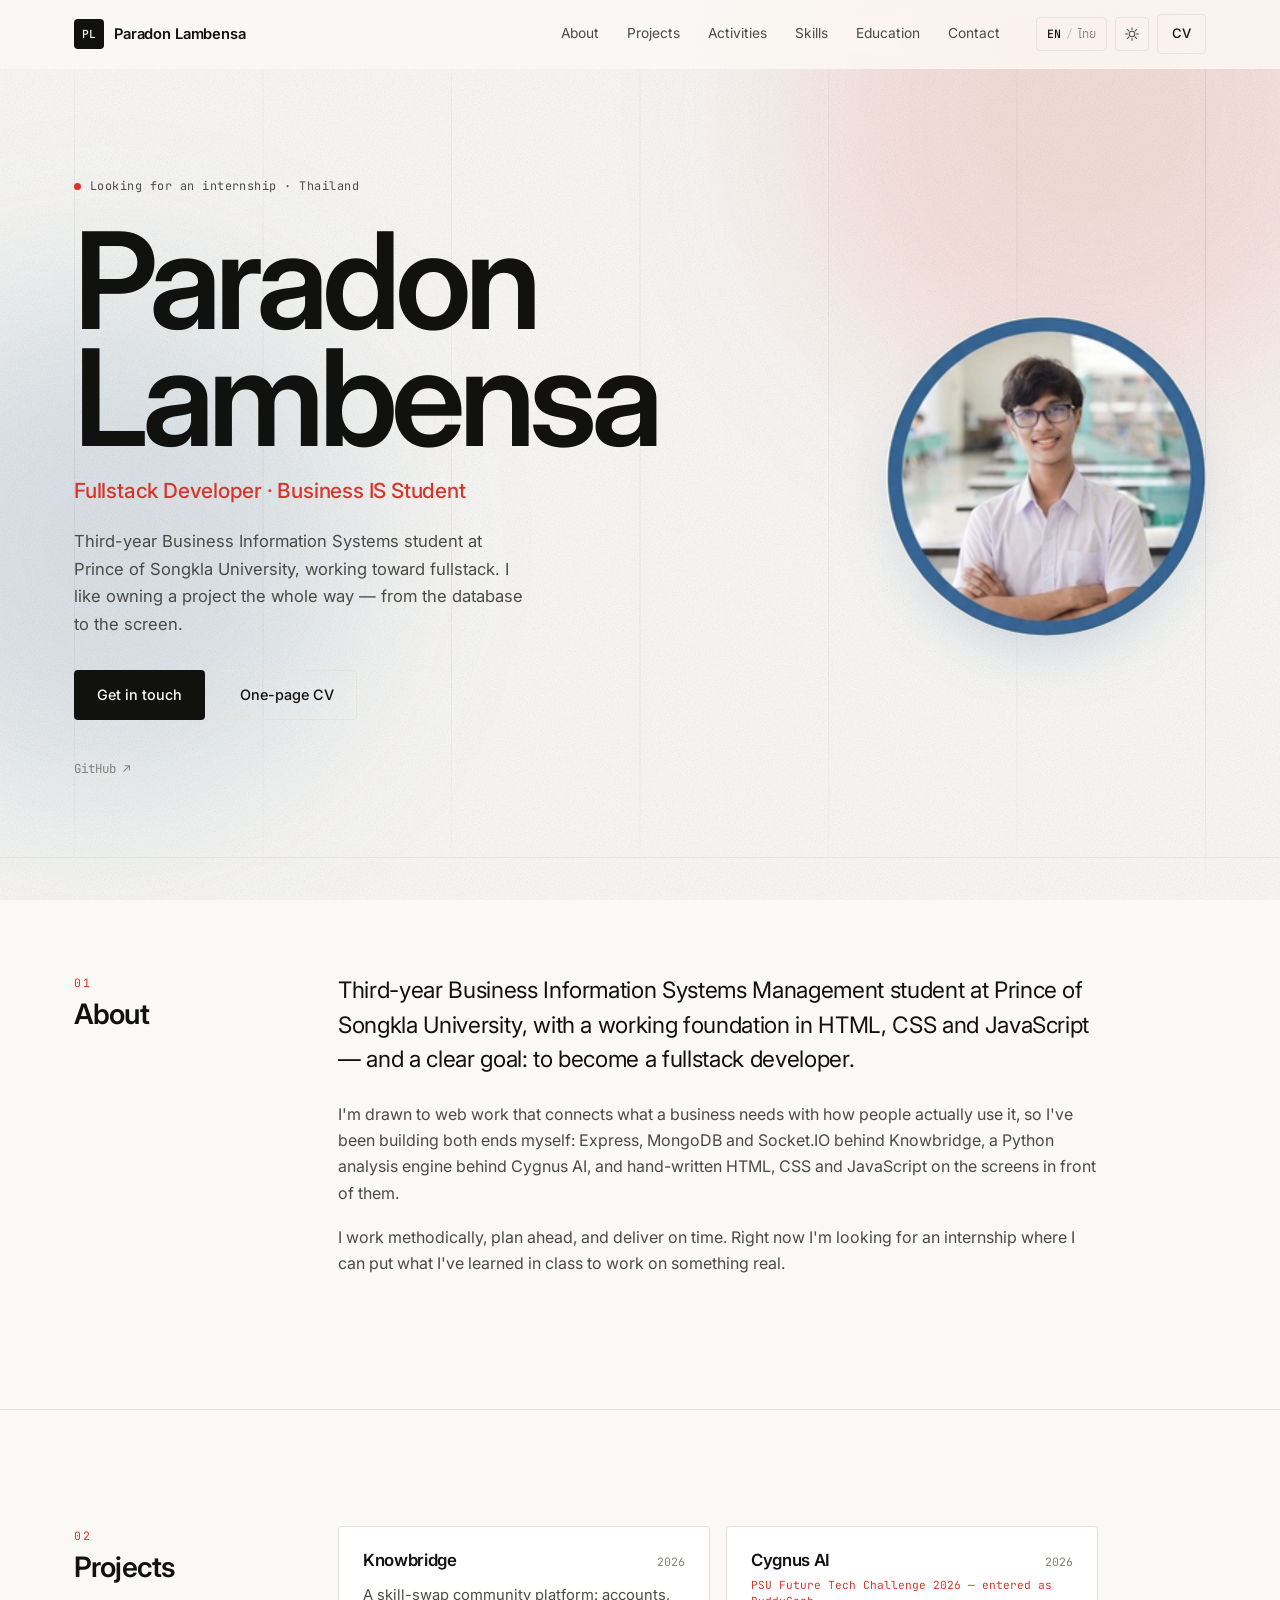
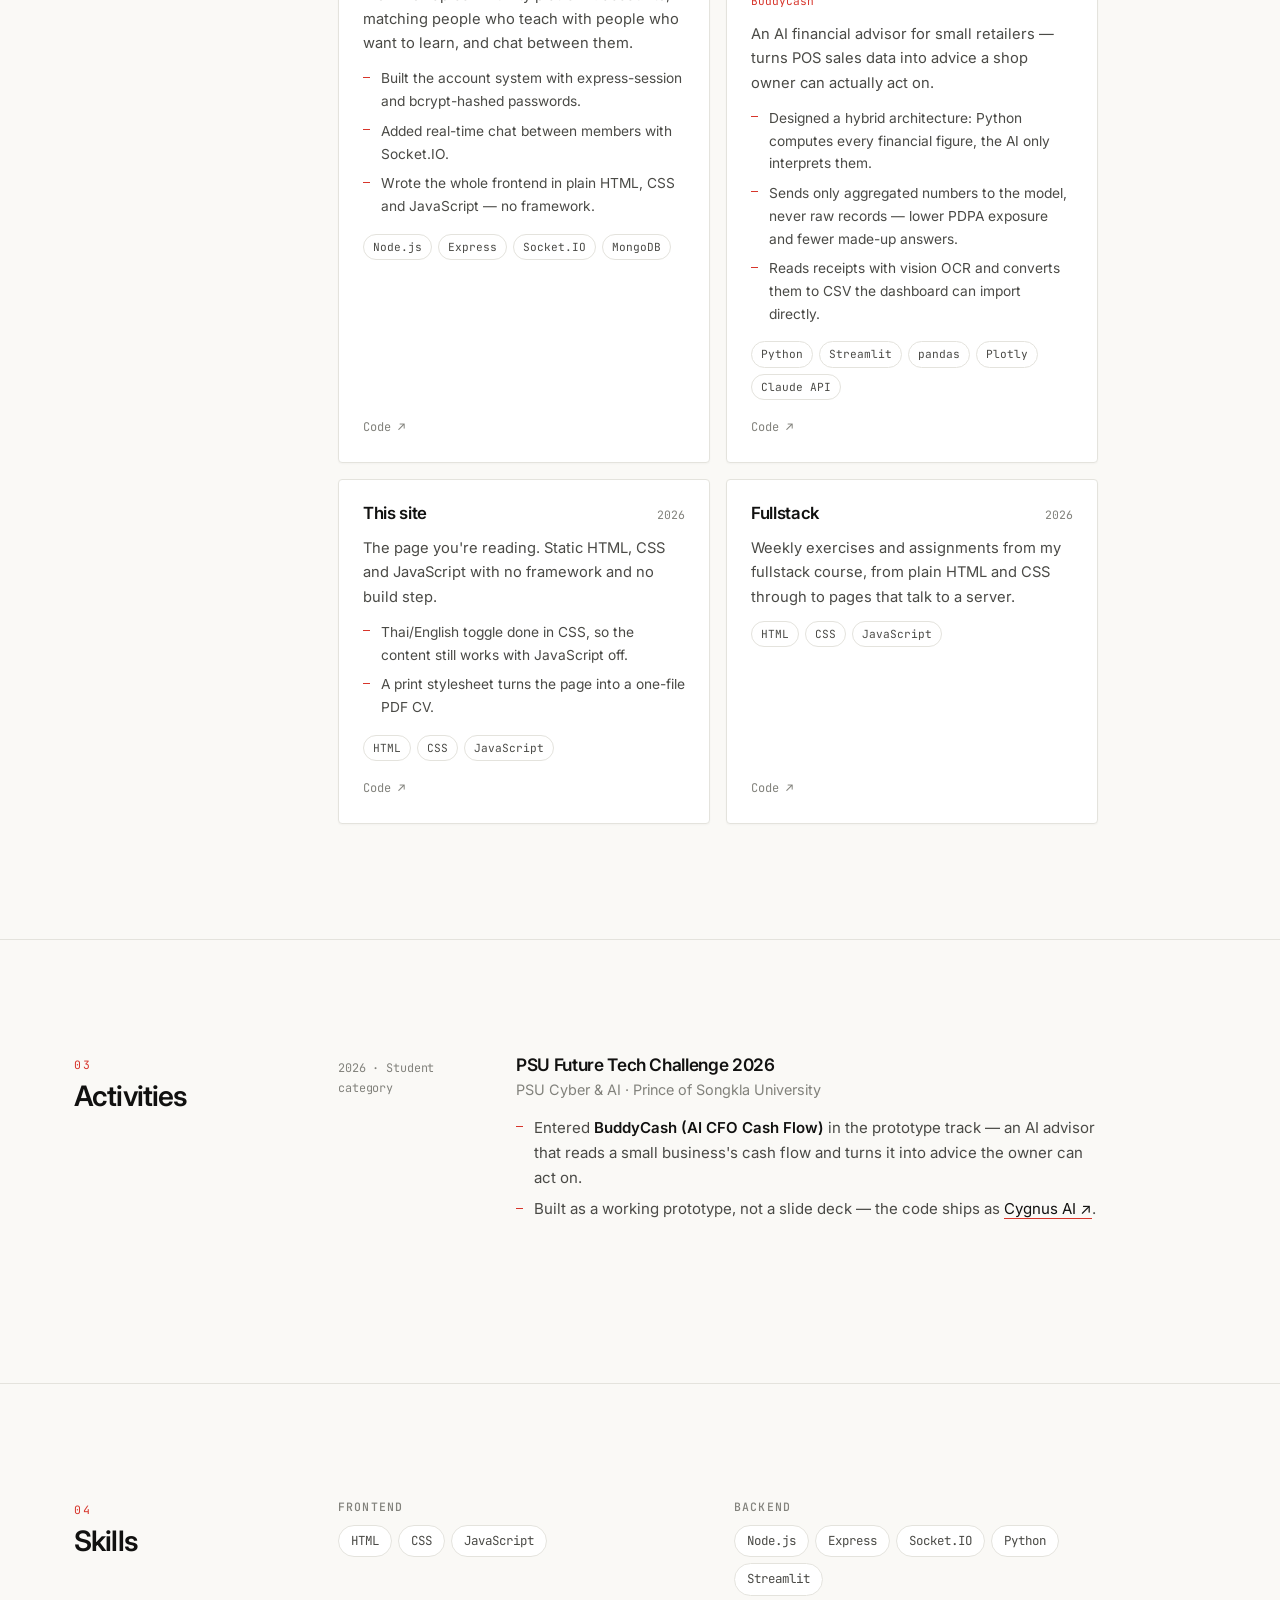
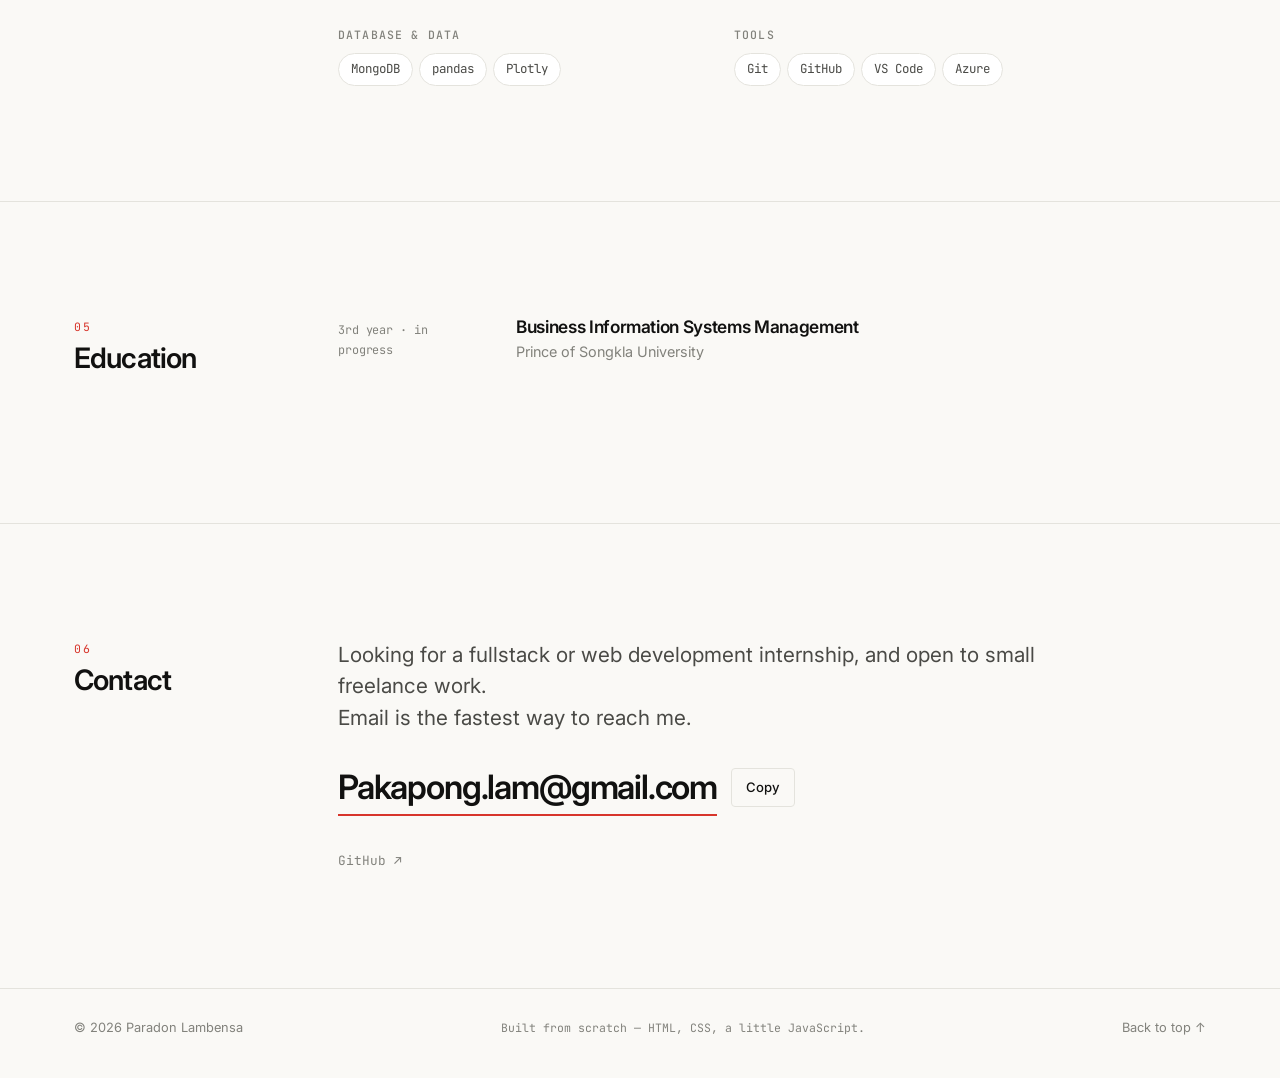
<file: index.html>
<!DOCTYPE html>
<!--
  ============================================================
  RESUME — Paradon Lambensa
  จุดที่ยังต้องเติม/ตรวจ ทำเครื่องหมายไว้ด้วย  [แก้]

  สองภาษา: ข้อความที่ต้องแปลจะมาคู่กันแบบนี้
      <span lang="en">English</span><span lang="th">ไทย</span>
  CSS ซ่อนอันที่ไม่ได้เลือกให้เอง — แก้ทั้งสองอันด้วย
  ชื่อคน ชื่อโปรเจค และชื่อเทคโนโลยี ไม่ต้องแปล ปล่อยไว้อันเดียว

  กฎเดียวที่ห้ามผิด: class="reveal" ต้องอยู่บน element ที่ "ครอบ"
  span ภาษาไว้เสมอ ห้ามเอาไปแปะบน span ภาษาเอง ไม่งั้นตอนสลับภาษา
  ข้อความจะโผล่มาจาง ๆ ค้างอยู่
  ============================================================
-->
<html lang="th" data-theme="light"
      data-title-en="Paradon Lambensa — Fullstack Developer"
      data-title-th="Paradon Lambensa — Fullstack Developer">
<head>
<meta charset="UTF-8" />
<meta name="viewport" content="width=device-width, initial-scale=1.0" />

<title>Paradon Lambensa — Fullstack Developer</title>
<meta name="description" content="Third-year Business Information Systems student at Prince of Songkla University, working toward fullstack development. Projects, skills and contact." />
<meta name="author" content="Paradon Lambensa" />

<!-- [แก้] ถ้า deploy ที่อื่นนอกจาก GitHub Pages ให้เปลี่ยน og:url กับ og:image -->
<meta property="og:type" content="profile" />
<meta property="og:title" content="Paradon Lambensa — Fullstack Developer" />
<meta property="og:description" content="Third-year Business Information Systems student at Prince of Songkla University, working toward fullstack development. Projects, skills and contact." />
<meta property="og:url" content="https://paradonlambensa.github.io/Portfolio-site/" />
<meta property="og:image" content="https://paradonlambensa.github.io/Portfolio-site/assets/img/portrait.png" />
<meta name="twitter:card" content="summary_large_image" />

<link rel="icon" href="assets/img/favicon.svg" type="image/svg+xml" />

<!-- ตั้งธีม + ภาษาก่อน paint กันหน้ากระพริบตอนโหลด (ต้องอยู่ใน head ก่อน CSS) -->
<script>
  (function () {
    var el = document.documentElement;
    try {
      var savedTheme = localStorage.getItem('theme');
      el.dataset.theme = savedTheme ||
        (window.matchMedia('(prefers-color-scheme: dark)').matches ? 'dark' : 'light');
    } catch (e) { /* storage ปิดอยู่ — ใช้ค่าที่ติดมากับ <html> */ }
    try {
      var savedLang = localStorage.getItem('lang');
      // ยังไม่เคยเลือก → เดาจากภาษาเบราว์เซอร์ (ค่าตั้งต้นของหน้านี้คือไทย)
      el.lang = savedLang ||
        (String(navigator.language || '').toLowerCase().indexOf('en') === 0 ? 'en' : 'th');
    } catch (e) { /* ใช้ค่าตั้งต้น th */ }
  })();
</script>

<link rel="preconnect" href="https://fonts.googleapis.com" />
<link rel="preconnect" href="https://fonts.gstatic.com" crossorigin />
<link href="https://fonts.googleapis.com/css2?family=IBM+Plex+Sans+Thai:wght@400;500;600&family=Inter:wght@400;500;600;700&family=JetBrains+Mono:wght@400;500&display=swap" rel="stylesheet" />
<link rel="stylesheet" href="assets/css/style.css" />
</head>

<body>
<!-- ฉากหลัง 3 ชั้นซ้อนกัน: แสงสี → เส้นกริด → เกรน
     ทั้งหมดเป็นงานตกแต่งล้วน ไม่รับคลิก และถูกซ่อนตอนสั่งพิมพ์ -->
<div class="bg" aria-hidden="true">
  <div class="bg__glow bg__glow--a"></div>
  <div class="bg__glow bg__glow--b"></div>
  <div class="bg__grid"></div>
  <div class="bg__grain"></div>
</div>

<div class="progress" id="progress" aria-hidden="true"></div>
<a class="skip-link" href="#main"><span lang="en">Skip to content</span><span lang="th">ข้ามไปที่เนื้อหา</span></a>

<!-- ============================ NAV ============================ -->
<header class="nav" id="nav">
  <div class="nav__inner">
    <a class="nav__brand" href="#top">
      <span class="nav__mark">PL</span>
      <span class="nav__brandname">Paradon Lambensa</span>
    </a>

    <nav class="nav__links" id="navLinks" aria-label="Sections">
      <a href="#about"><span lang="en">About</span><span lang="th">เกี่ยวกับ</span></a>
      <a href="#projects"><span lang="en">Projects</span><span lang="th">ผลงาน</span></a>
      <a href="#activities"><span lang="en">Activities</span><span lang="th">กิจกรรม</span></a>
      <a href="#skills"><span lang="en">Skills</span><span lang="th">ทักษะ</span></a>
      <a href="#education"><span lang="en">Education</span><span lang="th">การศึกษา</span></a>
      <a href="#contact"><span lang="en">Contact</span><span lang="th">ติดต่อ</span></a>
    </nav>

    <div class="nav__actions">
      <button class="langbtn" id="langToggle" type="button" aria-label="Switch language / เปลี่ยนภาษา">
        <span class="langbtn__opt" data-l="en">EN</span>
        <span class="langbtn__sep" aria-hidden="true">/</span>
        <span class="langbtn__opt" data-l="th">ไทย</span>
      </button>
      <button class="iconbtn" id="themeToggle" type="button" aria-label="Toggle dark mode / สลับโหมดมืด">
        <svg class="icon icon--sun" viewBox="0 0 24 24" aria-hidden="true"><circle cx="12" cy="12" r="4.2"/><path d="M12 2.5v2.8M12 18.7v2.8M21.5 12h-2.8M5.3 12H2.5M18.7 5.3l-2 2M7.3 16.7l-2 2M18.7 18.7l-2-2M7.3 7.3l-2-2"/></svg>
        <svg class="icon icon--moon" viewBox="0 0 24 24" aria-hidden="true"><path d="M20.5 14.2A8.6 8.6 0 0 1 9.8 3.5a8.6 8.6 0 1 0 10.7 10.7z"/></svg>
      </button>
      <a class="btn btn--ghost btn--sm nav__cv" href="cv.html">CV</a>
      <button class="iconbtn nav__burger" id="burger" type="button" aria-label="Menu / เมนู" aria-expanded="false" aria-controls="navLinks">
        <svg class="icon" viewBox="0 0 24 24" aria-hidden="true"><path d="M3.5 7h17M3.5 12h17M3.5 17h17"/></svg>
      </button>
    </div>
  </div>
</header>

<main id="main">
<!-- ============================ HERO ============================ -->
<section class="hero" id="top">
  <div class="wrap hero__grid">
    <div class="hero__text">
      <p class="eyebrow reveal">
        <span class="dot" aria-hidden="true"></span>
        <span lang="en">Looking for an internship · Thailand</span><span lang="th">กำลังหาที่ฝึกงาน · ประเทศไทย</span>
      </p>

      <h1 class="hero__name reveal">Paradon<br />Lambensa</h1>

      <p class="hero__role reveal"><span lang="en">Fullstack Developer · Business IS Student</span><span lang="th">Fullstack Developer · นักศึกษาระบบสารสนเทศทางธุรกิจ</span></p>

      <p class="hero__pitch reveal">
        <span lang="en">Third-year Business Information Systems student at Prince of Songkla University, working toward fullstack. I like owning a project the whole way — from the database to the screen.</span><span lang="th">นักศึกษาชั้นปีที่ 3 สาขาการจัดการระบบสารสนเทศทางธุรกิจ มหาวิทยาลัยสงขลานครินทร์ ตั้งเป้าเป็น Fullstack Developer ชอบดูแลโปรเจคตั้งแต่ฐานข้อมูลไปจนถึงหน้าจอ</span>
      </p>

      <div class="hero__cta reveal">
        <a class="btn btn--solid" href="mailto:Pakapong.lam@gmail.com"><span lang="en">Get in touch</span><span lang="th">ติดต่อ</span></a>
        <!-- พาไปหน้า CV หน้าเดียวที่จัดมาให้พอดี A4 แทนการสั่งพิมพ์หน้านี้ทั้งหน้า -->
        <a class="btn btn--ghost" href="cv.html"><span lang="en">One-page CV</span><span lang="th">CV หน้าเดียว</span></a>
      </div>

      <ul class="hero__meta reveal">
        <!-- [แก้] มี LinkedIn หรือช่องทางอื่นเพิ่ม ก๊อป <li> แล้วเติมได้เลย -->
        <li><a href="https://github.com/paradonlambensa" target="_blank" rel="noopener noreferrer">GitHub ↗</a></li>
      </ul>
    </div>

    <figure class="hero__portrait reveal">
      <img src="assets/img/portrait.png" alt="Paradon Lambensa" width="640" height="640" />
    </figure>
  </div>
</section>

<!-- ============================ ABOUT ============================ -->
<section class="section" id="about">
  <div class="wrap section__grid">
    <div class="section__head">
      <span class="section__num">01</span>
      <h2 class="section__title"><span lang="en">About</span><span lang="th">เกี่ยวกับ</span></h2>
    </div>
    <div class="section__body">
      <p class="lead reveal">
        <span lang="en">Third-year Business Information Systems Management student at Prince of Songkla University, with a working foundation in HTML, CSS and JavaScript — and a clear goal: to become a fullstack developer.</span><span lang="th">นักศึกษาชั้นปีที่ 3 สาขาการจัดการระบบสารสนเทศทางธุรกิจ มหาวิทยาลัยสงขลานครินทร์ มีพื้นฐานด้าน HTML, CSS และ JavaScript และตั้งเป้าชัดเจนว่าจะเป็น Fullstack Developer</span>
      </p>
      <p class="reveal">
        <span lang="en">I'm drawn to web work that connects what a business needs with how people actually use it, so I've been building both ends myself: Express, MongoDB and Socket.IO behind Knowbridge, a Python analysis engine behind Cygnus AI, and hand-written HTML, CSS and JavaScript on the screens in front of them.</span><span lang="th">สนใจงานพัฒนาเว็บที่เชื่อมความต้องการทางธุรกิจเข้ากับประสบการณ์ผู้ใช้ จึงลงมือทำเองทั้งสองฝั่ง — หลังบ้านของ Knowbridge ใช้ Express, MongoDB และ Socket.IO ส่วน Cygnus AI เป็นเอนจินวิเคราะห์ข้อมูลด้วย Python และเขียนหน้าเว็บของทั้งสองโปรเจคด้วย HTML, CSS และ JavaScript ล้วน</span>
      </p>
      <p class="reveal">
        <span lang="en">I work methodically, plan ahead, and deliver on time. Right now I'm looking for an internship where I can put what I've learned in class to work on something real.</span><span lang="th">ทำงานเป็นระบบ วางแผนล่วงหน้า และส่งงานตรงเวลาเสมอ กำลังมองหาโอกาสฝึกงานเพื่อนำความรู้จากห้องเรียนมาใช้กับงานจริง</span>
      </p>
    </div>
  </div>
</section>

<!-- ========================== PROJECTS ========================== -->
<section class="section" id="projects">
  <div class="wrap section__grid">
    <div class="section__head">
      <span class="section__num">02</span>
      <h2 class="section__title"><span lang="en">Projects</span><span lang="th">ผลงาน</span></h2>
    </div>
    <div class="section__body">
      <div class="cards">

        <article class="card reveal">
          <div class="card__top">
            <h3 class="card__title">Knowbridge</h3>
            <span class="card__year">2026</span>
          </div>
          <p class="card__desc">
            <span lang="en">A skill-swap community platform: accounts, matching people who teach with people who want to learn, and chat between them.</span><span lang="th">แพลตฟอร์มชุมชนแลกเปลี่ยนทักษะ มีระบบสมาชิก จับคู่คนที่อยากสอนกับคนที่อยากเรียน และคุยกันได้ในเว็บ</span>
          </p>
          <ul class="job__points">
            <li><span lang="en">Built the account system with express-session and bcrypt-hashed passwords.</span><span lang="th">ทำระบบสมาชิกด้วย express-session และเข้ารหัสรหัสผ่านด้วย bcrypt</span></li>
            <li><span lang="en">Added real-time chat between members with Socket.IO.</span><span lang="th">ทำแชทเรียลไทม์ระหว่างสมาชิกด้วย Socket.IO</span></li>
            <li><span lang="en">Wrote the whole frontend in plain HTML, CSS and JavaScript — no framework.</span><span lang="th">เขียนฝั่งหน้าเว็บด้วย HTML, CSS และ JavaScript ล้วน ไม่ใช้เฟรมเวิร์ก</span></li>
          </ul>
          <ul class="tags"><li>Node.js</li><li>Express</li><li>Socket.IO</li><li>MongoDB</li></ul>
          <div class="card__links">
            <a href="https://github.com/paradonlambensa/Knowbridge" target="_blank" rel="noopener noreferrer"><span lang="en">Code ↗</span><span lang="th">โค้ด ↗</span></a>
          </div>
        </article>


        <article class="card reveal">
          <div class="card__top">
            <h3 class="card__title">Cygnus AI</h3>
            <span class="card__year">2026</span>
          </div>
          <!-- โปรเจคเดียวกับที่ส่งแข่ง แค่คนละชื่อ — ผูกไว้กับหัวข้อกิจกรรมให้คนอ่านเห็นว่าเป็นตัวเดียวกัน -->
          <p class="card__note"><span lang="en">PSU Future Tech Challenge 2026 — entered as BuddyCash</span><span lang="th">ส่งแข่ง PSU Future Tech Challenge 2026 ในชื่อ BuddyCash</span></p>
          <p class="card__desc">
            <span lang="en">An AI financial advisor for small retailers — turns POS sales data into advice a shop owner can actually act on.</span><span lang="th">ที่ปรึกษาการเงินด้วย AI สำหรับร้านค้ารายย่อย เปลี่ยนข้อมูลการขายจาก POS ให้เป็นคำแนะนำที่เจ้าของร้านเอาไปใช้ได้จริง</span>
          </p>
          <ul class="job__points">
            <li><span lang="en">Designed a hybrid architecture: Python computes every financial figure, the AI only interprets them.</span><span lang="th">ออกแบบสถาปัตยกรรมแบบ Hybrid — ให้ Python คำนวณตัวเลขการเงินทั้งหมด แล้ว AI ทำหน้าที่ตีความอย่างเดียว</span></li>
            <li><span lang="en">Sends only aggregated numbers to the model, never raw records — lower PDPA exposure and fewer made-up answers.</span><span lang="th">ส่งเฉพาะตัวเลขสรุปให้โมเดล ไม่ส่งข้อมูลดิบ ลดความเสี่ยง PDPA และลดการตอบมั่ว</span></li>
            <li><span lang="en">Reads receipts with vision OCR and converts them to CSV the dashboard can import directly.</span><span lang="th">อ่านสลิป/ใบเสร็จด้วย vision OCR แล้วแปลงเป็น CSV นำเข้าแดชบอร์ดได้ทันที</span></li>
          </ul>
          <ul class="tags"><li>Python</li><li>Streamlit</li><li>pandas</li><li>Plotly</li><li>Claude API</li></ul>
          <div class="card__links">
            <a href="https://github.com/paradonlambensa/Cygnus-AI" target="_blank" rel="noopener noreferrer"><span lang="en">Code ↗</span><span lang="th">โค้ด ↗</span></a>
          </div>
        </article>

        <article class="card reveal">
          <div class="card__top">
            <h3 class="card__title"><span lang="en">This site</span><span lang="th">เว็บนี้</span></h3>
            <span class="card__year">2026</span>
          </div>
          <p class="card__desc">
            <span lang="en">The page you're reading. Static HTML, CSS and JavaScript with no framework and no build step.</span><span lang="th">หน้าที่คุณกำลังอ่านอยู่ เขียนด้วย HTML, CSS และ JavaScript ล้วน ไม่มีเฟรมเวิร์ก ไม่ต้อง build</span>
          </p>
          <ul class="job__points">
            <li><span lang="en">Thai/English toggle done in CSS, so the content still works with JavaScript off.</span><span lang="th">สลับภาษาไทย/อังกฤษด้วย CSS เพราะงั้นปิด JavaScript แล้วเนื้อหายังอ่านได้ครบ</span></li>
            <li><span lang="en">A print stylesheet turns the page into a one-file PDF CV.</span><span lang="th">มี print stylesheet ที่เปลี่ยนหน้าเว็บให้เป็น CV แบบ PDF ได้เลย</span></li>
          </ul>
          <ul class="tags"><li>HTML</li><li>CSS</li><li>JavaScript</li></ul>
          <div class="card__links">
            <a href="https://github.com/paradonlambensa/Portfolio-site" target="_blank" rel="noopener noreferrer"><span lang="en">Code ↗</span><span lang="th">โค้ด ↗</span></a>
          </div>
        </article>

        <article class="card reveal">
          <div class="card__top">
            <h3 class="card__title">Fullstack</h3>
            <span class="card__year">2026</span>
          </div>
          <p class="card__desc">
            <span lang="en">Weekly exercises and assignments from my fullstack course, from plain HTML and CSS through to pages that talk to a server.</span><span lang="th">งานรายสัปดาห์และแบบฝึกหัดจากวิชา Fullstack ตั้งแต่ HTML/CSS พื้นฐาน ไปจนถึงหน้าเว็บที่ต่อกับฝั่งเซิร์ฟเวอร์</span>
          </p>
          <ul class="tags"><li>HTML</li><li>CSS</li><li>JavaScript</li></ul>
          <div class="card__links">
            <a href="https://github.com/paradonlambensa/Fullstack" target="_blank" rel="noopener noreferrer"><span lang="en">Code ↗</span><span lang="th">โค้ด ↗</span></a>
          </div>
        </article>

      </div>
    </div>
  </div>
</section>

<!-- ========================= ACTIVITIES ========================= -->
<section class="section" id="activities">
  <div class="wrap section__grid">
    <div class="section__head">
      <span class="section__num">03</span>
      <h2 class="section__title"><span lang="en">Activities</span><span lang="th">กิจกรรม</span></h2>
    </div>
    <div class="section__body">
      <ol class="timeline">
        <li class="job reveal">
          <div class="job__meta"><span lang="en">2026 · Student category</span><span lang="th">2026 · ประเภทนักศึกษา</span></div>
          <div class="job__main">
            <h3 class="job__title">PSU Future Tech Challenge 2026</h3>
            <p class="job__org"><span lang="en">PSU Cyber &amp; AI · Prince of Songkla University</span><span lang="th">PSU Cyber &amp; AI · มหาวิทยาลัยสงขลานครินทร์</span></p>
            <ul class="job__points">
              <li><span lang="en">Entered <strong>BuddyCash (AI CFO Cash Flow)</strong> in the prototype track — an AI advisor that reads a small business's cash flow and turns it into advice the owner can act on.</span><span lang="th">ส่งผลงาน <strong>BuddyCash (AI CFO Cash Flow)</strong> เข้าแข่งในสาย Prototype — ที่ปรึกษา AI ที่อ่านกระแสเงินสดของธุรกิจขนาดเล็ก แล้วแปลงเป็นคำแนะนำที่เจ้าของร้านเอาไปใช้ได้จริง</span></li>
              <li><span lang="en">Built as a working prototype, not a slide deck — the code ships as <a href="https://github.com/paradonlambensa/Cygnus-AI" target="_blank" rel="noopener noreferrer">Cygnus AI ↗</a>.</span><span lang="th">ทำออกมาเป็นของที่รันได้จริง ไม่ได้มีแค่สไลด์ — โค้ดคือ <a href="https://github.com/paradonlambensa/Cygnus-AI" target="_blank" rel="noopener noreferrer">Cygnus AI ↗</a> ในหัวข้อผลงาน</span></li>
              <!-- [แก้] ผลการแข่งขัน: ได้รางวัลอะไร / เข้ารอบไหน และทำหน้าที่อะไรในทีม (คนเดียวหรือทีมกี่คน)
                   ยังไม่ได้เขียนลงไปเพราะยังไม่รู้รายละเอียดที่แน่นอน -->
            </ul>
          </div>
        </li>
      </ol>
    </div>
  </div>
</section>

<!-- =========================== SKILLS =========================== -->
<section class="section" id="skills">
  <div class="wrap section__grid">
    <div class="section__head">
      <span class="section__num">04</span>
      <h2 class="section__title"><span lang="en">Skills</span><span lang="th">ทักษะ</span></h2>
    </div>
    <div class="section__body">
      <div class="skills">
        <!-- [แก้] ตัวไหนยังไม่มั่นใจว่าตอบคำถามสัมภาษณ์ได้ ลบทิ้งได้เลย
             ที่ใส่ไว้คือของที่มีโค้ดใน repo รองรับจริง -->
        <div class="skills__group reveal">
          <h3><span lang="en">Frontend</span><span lang="th">หน้าบ้าน</span></h3>
          <ul class="tags tags--lg"><li>HTML</li><li>CSS</li><li>JavaScript</li></ul>
        </div>
        <div class="skills__group reveal">
          <h3><span lang="en">Backend</span><span lang="th">หลังบ้าน</span></h3>
          <ul class="tags tags--lg"><li>Node.js</li><li>Express</li><li>Socket.IO</li><li>Python</li><li>Streamlit</li></ul>
        </div>
        <div class="skills__group reveal">
          <h3><span lang="en">Database &amp; data</span><span lang="th">ฐานข้อมูลและข้อมูล</span></h3>
          <ul class="tags tags--lg"><li>MongoDB</li><li>pandas</li><li>Plotly</li></ul>
        </div>
        <div class="skills__group reveal">
          <h3><span lang="en">Tools</span><span lang="th">เครื่องมือ</span></h3>
          <ul class="tags tags--lg"><li>Git</li><li>GitHub</li><li>VS Code</li><li>Azure</li></ul>
        </div>
      </div>
    </div>
  </div>
</section>

<!-- ========================= EDUCATION ========================== -->
<section class="section" id="education">
  <div class="wrap section__grid">
    <div class="section__head">
      <span class="section__num">05</span>
      <h2 class="section__title"><span lang="en">Education</span><span lang="th">การศึกษา</span></h2>
    </div>
    <div class="section__body">
      <ol class="timeline">
        <li class="job reveal">
          <!-- [แก้] ถ้าอยากใส่ปีที่เข้า–ปีที่คาดว่าจบ เปลี่ยนบรรทัดนี้ เช่น "2024 — 2028" -->
          <div class="job__meta"><span lang="en">3rd year · in progress</span><span lang="th">ชั้นปีที่ 3 · กำลังศึกษา</span></div>
          <div class="job__main">
            <h3 class="job__title"><span lang="en">Business Information Systems Management</span><span lang="th">การจัดการระบบสารสนเทศทางธุรกิจ</span></h3>
            <p class="job__org"><span lang="en">Prince of Songkla University</span><span lang="th">มหาวิทยาลัยสงขลานครินทร์</span></p>
            <!-- [แก้] มี GPA / เกียรตินิยม / วิชาที่เด่น อยากใส่ ก๊อปบล็อกนี้เข้ามา:
                 <ul class="job__points"><li><span lang="en">…</span><span lang="th">…</span></li></ul> -->
          </div>
        </li>
      </ol>
    </div>
  </div>
</section>

<!-- ========================== CONTACT =========================== -->
<section class="section section--contact" id="contact">
  <div class="wrap section__grid">
    <div class="section__head">
      <span class="section__num">06</span>
      <h2 class="section__title"><span lang="en">Contact</span><span lang="th">ติดต่อ</span></h2>
    </div>
    <div class="section__body">
      <p class="contact__lead reveal">
        <span lang="en">Looking for a fullstack or web development internship, and open to small freelance work.<br />Email is the fastest way to reach me.</span><span lang="th">กำลังมองหาที่ฝึกงานสาย Fullstack หรือพัฒนาเว็บ และรับงานฟรีแลนซ์เล็ก ๆ ได้<br />ติดต่อทางอีเมลจะเร็วที่สุด</span>
      </p>

      <div class="contact__mail reveal">
        <a class="contact__addr" href="mailto:Pakapong.lam@gmail.com">Pakapong.lam@gmail.com</a>
        <button class="btn btn--ghost btn--sm" id="copyEmail" type="button"
                data-email="Pakapong.lam@gmail.com"
                data-copied-en="Copied" data-copied-th="คัดลอกแล้ว"><span lang="en">Copy</span><span lang="th">คัดลอก</span></button>
      </div>

      <ul class="contact__links reveal">
        <li><a href="https://github.com/paradonlambensa" target="_blank" rel="noopener noreferrer">GitHub ↗</a></li>
      </ul>
    </div>
  </div>
</section>
</main>

<footer class="footer">
  <div class="wrap footer__inner">
    <span>© <span id="year">2026</span> Paradon Lambensa</span>
    <span class="footer__note"><span lang="en">Built from scratch — HTML, CSS, a little JavaScript.</span><span lang="th">เขียนเองทั้งหมด — HTML, CSS และ JavaScript นิดหน่อย</span></span>
    <a href="#top" class="footer__top"><span lang="en">Back to top ↑</span><span lang="th">กลับขึ้นบน ↑</span></a>
  </div>
</footer>

<script type="application/ld+json">
{
  "@context": "https://schema.org",
  "@type": "Person",
  "name": "Paradon Lambensa",
  "jobTitle": "Fullstack Developer",
  "email": "mailto:Pakapong.lam@gmail.com",
  "url": "https://paradonlambensa.github.io/Portfolio-site/",
  "image": "https://paradonlambensa.github.io/Portfolio-site/assets/img/portrait.png",
  "alumniOf": { "@type": "CollegeOrUniversity", "name": "Prince of Songkla University" },
  "address": { "@type": "PostalAddress", "addressCountry": "TH" },
  "knowsAbout": ["Fullstack Development", "JavaScript", "Node.js", "Express", "MongoDB", "Python"],
  "knowsLanguage": ["th", "en"],
  "sameAs": ["https://github.com/paradonlambensa"]
}
</script>

<script src="assets/js/main.js"></script>
</body>
</html>
</file>
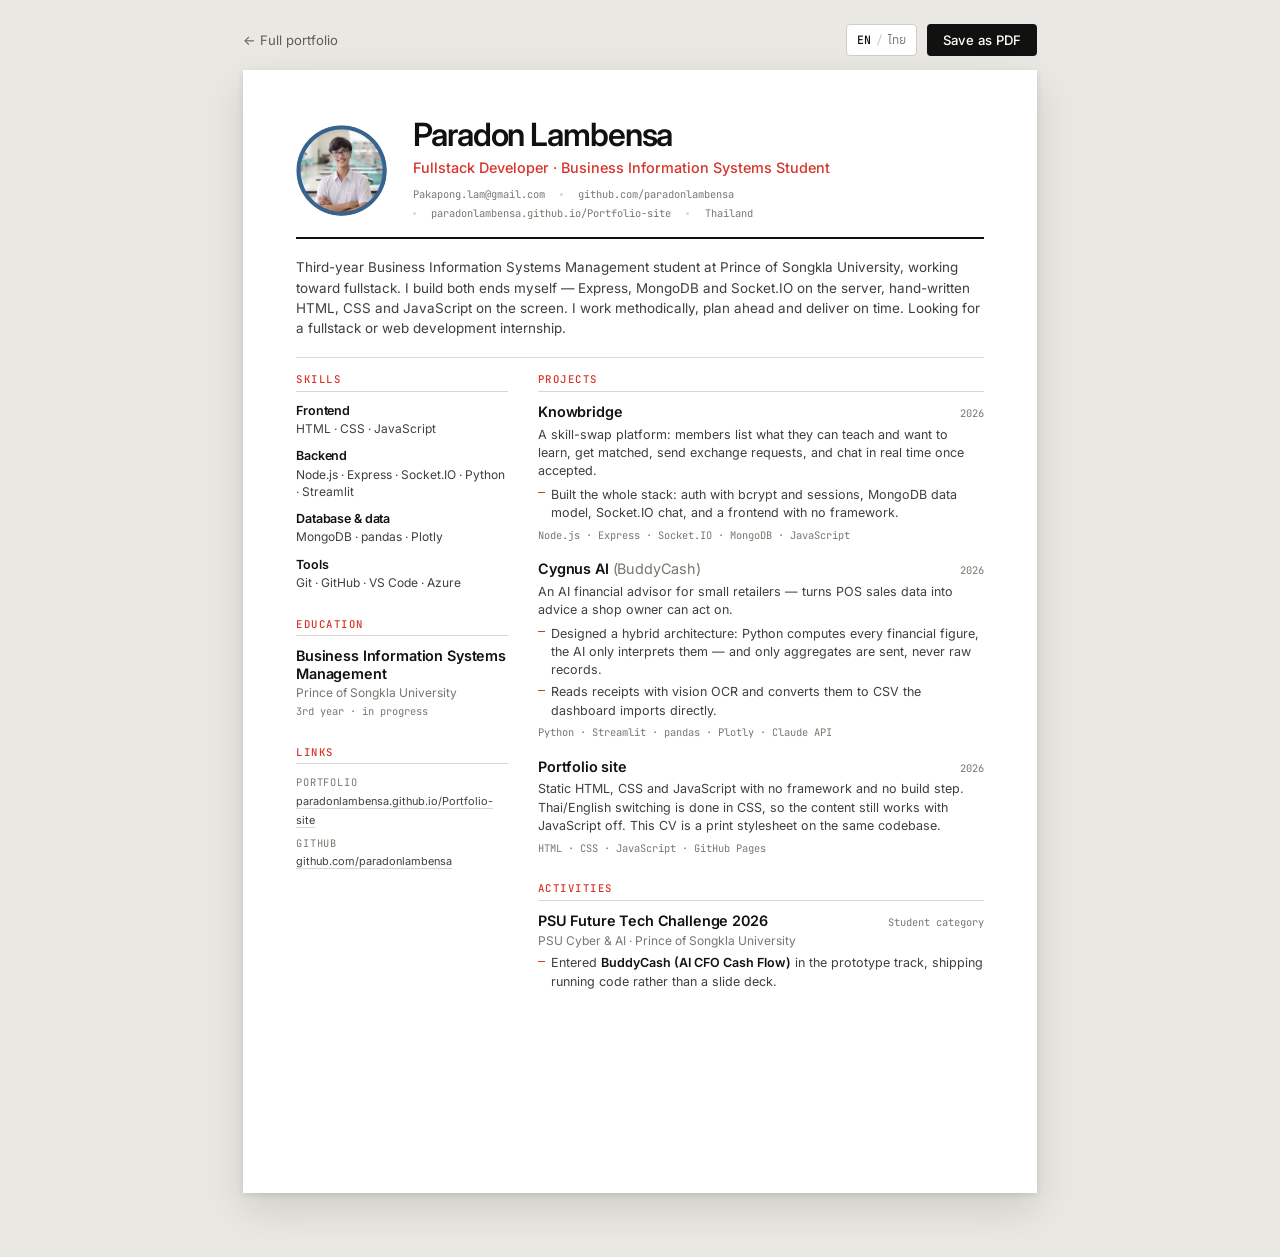
<file: cv.html>
<!DOCTYPE html>
<!--
  ============================================================
  CV หน้าเดียว — ออกแบบให้พอดีกระดาษ A4 หนึ่งหน้าพอดี
  กด Ctrl/Cmd + P แล้วเลือก "Save as PDF" ได้ไฟล์ส่งสมัครงานเลย

  สิ่งที่เห็นบนจอ = สิ่งที่พิมพ์ออกมา (กล่อง .page กว้าง 210mm สูง 297mm)
  ถ้าเพิ่มเนื้อหาจนล้น จะมีเส้นแดงเตือนขึ้นที่ขอบล่างของหน้า

  สองภาษาใช้กลไกเดียวกับหน้าหลัก และจำค่าร่วมกัน (localStorage 'lang')
  จุดที่ยังต้องเติมมีคอมเมนต์ [แก้] กำกับไว้
  ============================================================
-->
<html lang="th"
      data-title-en="Paradon Lambensa — CV"
      data-title-th="Paradon Lambensa — เรซูเม่">
<head>
<meta charset="UTF-8" />
<meta name="viewport" content="width=device-width, initial-scale=1.0" />
<title>Paradon Lambensa — CV</title>
<meta name="robots" content="noindex" />
<link rel="icon" href="assets/img/favicon.svg" type="image/svg+xml" />

<script>
  try {
    var saved = localStorage.getItem('lang');
    document.documentElement.lang = saved ||
      (String(navigator.language || '').toLowerCase().indexOf('en') === 0 ? 'en' : 'th');
  } catch (e) { /* ใช้ค่าตั้งต้น th */ }
</script>

<link rel="preconnect" href="https://fonts.googleapis.com" />
<link rel="preconnect" href="https://fonts.gstatic.com" crossorigin />
<link href="https://fonts.googleapis.com/css2?family=IBM+Plex+Sans+Thai:wght@400;500;600&family=Inter:wght@400;500;600;700&family=JetBrains+Mono:wght@400;500&display=swap" rel="stylesheet" />
<link rel="stylesheet" href="assets/css/cv.css" />
</head>

<body>

<!-- แถบควบคุม — ไม่ถูกพิมพ์ออกมา -->
<div class="toolbar">
  <a class="toolbar__back" href="index.html">← <span lang="en">Full portfolio</span><span lang="th">กลับหน้าเว็บเต็ม</span></a>
  <button class="langbtn" id="langToggle" type="button" aria-label="Switch language / เปลี่ยนภาษา">
    <span class="langbtn__opt" data-l="en">EN</span>
    <span class="langbtn__sep" aria-hidden="true">/</span>
    <span class="langbtn__opt" data-l="th">ไทย</span>
  </button>
  <button class="toolbar__print" id="printBtn" type="button"><span lang="en">Save as PDF</span><span lang="th">บันทึกเป็น PDF</span></button>
</div>

<main class="page" id="page">

  <!-- ============================ หัวกระดาษ ============================ -->
  <header class="head">
    <img class="head__photo" src="assets/img/portrait.png" alt="Paradon Lambensa" width="640" height="640" />
    <div class="head__text">
      <h1 class="head__name">Paradon Lambensa</h1>
      <p class="head__role"><span lang="en">Fullstack Developer · Business Information Systems Student</span><span lang="th">Fullstack Developer · นักศึกษาการจัดการระบบสารสนเทศทางธุรกิจ</span></p>
      <ul class="head__contact">
        <li><a href="mailto:Pakapong.lam@gmail.com">Pakapong.lam@gmail.com</a></li>
        <li><a href="https://github.com/paradonlambensa">github.com/paradonlambensa</a></li>
        <li><a href="https://paradonlambensa.github.io/Portfolio-site/">paradonlambensa.github.io/Portfolio-site</a></li>
        <li><span lang="en">Thailand</span><span lang="th">ประเทศไทย</span></li>
      </ul>
    </div>
  </header>

  <!-- ============================ แนะนำตัว ============================ -->
  <p class="summary">
    <span lang="en">Third-year Business Information Systems Management student at Prince of Songkla University, working toward fullstack. I build both ends myself — Express, MongoDB and Socket.IO on the server, hand-written HTML, CSS and JavaScript on the screen. I work methodically, plan ahead and deliver on time. Looking for a fullstack or web development internship.</span><span lang="th">นักศึกษาชั้นปีที่ 3 สาขาการจัดการระบบสารสนเทศทางธุรกิจ มหาวิทยาลัยสงขลานครินทร์ ตั้งเป้าเป็น Fullstack Developer ลงมือทำเองทั้งสองฝั่ง — หลังบ้านใช้ Express, MongoDB และ Socket.IO ส่วนหน้าเว็บเขียนด้วย HTML, CSS และ JavaScript ล้วน ทำงานเป็นระบบ วางแผนล่วงหน้า และส่งงานตรงเวลา กำลังมองหาที่ฝึกงานสาย Fullstack หรือพัฒนาเว็บ</span>
  </p>

  <div class="cols">

    <!-- ======================== คอลัมน์ซ้าย ======================== -->
    <aside class="col col--side">

      <section class="block">
        <h2 class="block__title"><span lang="en">Skills</span><span lang="th">ทักษะ</span></h2>

        <div class="skill">
          <h3 class="skill__label"><span lang="en">Frontend</span><span lang="th">หน้าบ้าน</span></h3>
          <p class="skill__list">HTML · CSS · JavaScript</p>
        </div>
        <div class="skill">
          <h3 class="skill__label"><span lang="en">Backend</span><span lang="th">หลังบ้าน</span></h3>
          <p class="skill__list">Node.js · Express · Socket.IO · Python · Streamlit</p>
        </div>
        <div class="skill">
          <h3 class="skill__label"><span lang="en">Database &amp; data</span><span lang="th">ฐานข้อมูลและข้อมูล</span></h3>
          <p class="skill__list">MongoDB · pandas · Plotly</p>
        </div>
        <div class="skill">
          <h3 class="skill__label"><span lang="en">Tools</span><span lang="th">เครื่องมือ</span></h3>
          <p class="skill__list">Git · GitHub · VS Code · Azure</p>
        </div>
      </section>

      <section class="block">
        <h2 class="block__title"><span lang="en">Education</span><span lang="th">การศึกษา</span></h2>
        <div class="entry">
          <h3 class="entry__title"><span lang="en">Business Information Systems Management</span><span lang="th">การจัดการระบบสารสนเทศทางธุรกิจ</span></h3>
          <p class="entry__org"><span lang="en">Prince of Songkla University</span><span lang="th">มหาวิทยาลัยสงขลานครินทร์</span></p>
          <!-- [แก้] อยากใส่ปีที่เข้า–ปีที่คาดว่าจบ หรือ GPA ก็แก้บรรทัดล่างนี้ เช่น "2024 — 2028 · GPA 3.5x" -->
          <p class="entry__meta"><span lang="en">3rd year · in progress</span><span lang="th">ชั้นปีที่ 3 · กำลังศึกษา</span></p>
        </div>
      </section>

      <section class="block">
        <h2 class="block__title"><span lang="en">Links</span><span lang="th">ลิงก์</span></h2>
        <ul class="links">
          <li><span class="links__k">Portfolio</span><a href="https://paradonlambensa.github.io/Portfolio-site/">paradonlambensa.github.io/Portfolio-site</a></li>
          <li><span class="links__k">GitHub</span><a href="https://github.com/paradonlambensa">github.com/paradonlambensa</a></li>
          <!-- [แก้] มี LinkedIn แล้วก๊อป <li> ข้างบนมาเติมได้เลย -->
        </ul>
      </section>

    </aside>

    <!-- ======================== คอลัมน์ขวา ======================== -->
    <div class="col col--main">

      <section class="block">
        <h2 class="block__title"><span lang="en">Projects</span><span lang="th">ผลงาน</span></h2>

        <!-- [แก้] ก๊อปบล็อก .entry ทั้งก้อนเพื่อเพิ่มผลงาน แต่ระวังพื้นที่จะล้นหน้า -->
        <div class="entry">
          <div class="entry__head">
            <h3 class="entry__title">Knowbridge</h3>
            <span class="entry__year">2026</span>
          </div>
          <p class="entry__desc"><span lang="en">A skill-swap platform: members list what they can teach and want to learn, get matched, send exchange requests, and chat in real time once accepted.</span><span lang="th">แพลตฟอร์มแลกเปลี่ยนทักษะ สมาชิกระบุสิ่งที่สอนได้และอยากเรียน ระบบจับคู่ให้ ส่งคำขอแลกเปลี่ยน และคุยกันแบบเรียลไทม์เมื่อตอบรับ</span></p>
          <ul class="entry__points">
            <li><span lang="en">Built the whole stack: auth with bcrypt and sessions, MongoDB data model, Socket.IO chat, and a frontend with no framework.</span><span lang="th">ทำเองทั้งระบบ — สมาชิกด้วย bcrypt และ session, โครงข้อมูลบน MongoDB, แชทด้วย Socket.IO และหน้าเว็บที่ไม่ใช้เฟรมเวิร์ก</span></li>
          </ul>
          <p class="entry__tech">Node.js · Express · Socket.IO · MongoDB · JavaScript</p>
        </div>

        <div class="entry">
          <div class="entry__head">
            <h3 class="entry__title">Cygnus AI <span class="entry__alt">(BuddyCash)</span></h3>
            <span class="entry__year">2026</span>
          </div>
          <p class="entry__desc"><span lang="en">An AI financial advisor for small retailers — turns POS sales data into advice a shop owner can act on.</span><span lang="th">ที่ปรึกษาการเงินด้วย AI สำหรับร้านค้ารายย่อย เปลี่ยนข้อมูลการขายจาก POS ให้เป็นคำแนะนำที่เจ้าของร้านใช้ได้จริง</span></p>
          <ul class="entry__points">
            <li><span lang="en">Designed a hybrid architecture: Python computes every financial figure, the AI only interprets them — and only aggregates are sent, never raw records.</span><span lang="th">ออกแบบสถาปัตยกรรมแบบ Hybrid ให้ Python คำนวณตัวเลขการเงินทั้งหมด AI ทำหน้าที่ตีความอย่างเดียว และส่งเฉพาะตัวเลขสรุป ไม่ส่งข้อมูลดิบ</span></li>
            <li><span lang="en">Reads receipts with vision OCR and converts them to CSV the dashboard imports directly.</span><span lang="th">อ่านสลิปด้วย vision OCR แล้วแปลงเป็น CSV นำเข้าแดชบอร์ดได้ทันที</span></li>
          </ul>
          <p class="entry__tech">Python · Streamlit · pandas · Plotly · Claude API</p>
        </div>

        <div class="entry">
          <div class="entry__head">
            <h3 class="entry__title"><span lang="en">Portfolio site</span><span lang="th">เว็บ Portfolio</span></h3>
            <span class="entry__year">2026</span>
          </div>
          <p class="entry__desc"><span lang="en">Static HTML, CSS and JavaScript with no framework and no build step. Thai/English switching is done in CSS, so the content still works with JavaScript off. This CV is a print stylesheet on the same codebase.</span><span lang="th">เขียนด้วย HTML, CSS และ JavaScript ล้วน ไม่มีเฟรมเวิร์ก ไม่ต้อง build สลับไทย/อังกฤษด้วย CSS เพราะงั้นปิด JavaScript แล้วยังอ่านได้ครบ และ CV ฉบับนี้ก็มาจากโค้ดชุดเดียวกัน</span></p>
          <p class="entry__tech">HTML · CSS · JavaScript · GitHub Pages</p>
        </div>
      </section>

      <section class="block">
        <h2 class="block__title"><span lang="en">Activities</span><span lang="th">กิจกรรม</span></h2>
        <div class="entry">
          <div class="entry__head">
            <h3 class="entry__title">PSU Future Tech Challenge 2026</h3>
            <span class="entry__year"><span lang="en">Student category</span><span lang="th">ประเภทนักศึกษา</span></span>
          </div>
          <p class="entry__org">PSU Cyber &amp; AI · <span lang="en">Prince of Songkla University</span><span lang="th">มหาวิทยาลัยสงขลานครินทร์</span></p>
          <ul class="entry__points">
            <li><span lang="en">Entered <strong>BuddyCash (AI CFO Cash Flow)</strong> in the prototype track, shipping running code rather than a slide deck.</span><span lang="th">ส่งผลงาน <strong>BuddyCash (AI CFO Cash Flow)</strong> เข้าแข่งในสาย Prototype โดยทำออกมาเป็นของที่รันได้จริง ไม่ใช่แค่สไลด์</span></li>
            <!-- [แก้] เพิ่มผลการแข่งขันตรงนี้ เช่น "ได้รางวัลรองชนะเลิศอันดับ 1" หรือ "เข้ารอบ 10 ทีมสุดท้าย"
                 ก๊อปรูปแบบ <li> ข้างบนมาใช้ได้เลย — เป็นข้อมูลที่ควรอยู่บน CV มากที่สุด -->
          </ul>
        </div>
      </section>

    </div>
  </div>

  <!-- เส้นเตือนตอนเนื้อหาล้นหน้า (ไม่ถูกพิมพ์) -->
  <div class="overflow-warn" id="overflowWarn" hidden>
    <span lang="en">Content overflows one A4 page — trim something above.</span><span lang="th">เนื้อหาล้นเกิน A4 หนึ่งหน้า — ต้องตัดอะไรออกบ้าง</span>
  </div>
</main>

<script>
  (function () {
    'use strict';
    var root = document.documentElement;

    function applyLang(lang) {
      root.lang = lang;
      var t = root.dataset[lang === 'th' ? 'titleTh' : 'titleEn'];
      if (t) document.title = t;
    }
    applyLang(root.lang === 'th' ? 'th' : 'en');

    var langToggle = document.getElementById('langToggle');
    if (langToggle) {
      langToggle.addEventListener('click', function () {
        var next = root.lang === 'th' ? 'en' : 'th';
        applyLang(next);
        try { localStorage.setItem('lang', next); } catch (e) {}
        checkOverflow();   // ความยาวข้อความต่างกันตามภาษา ต้องวัดใหม่
      });
    }

    var printBtn = document.getElementById('printBtn');
    if (printBtn) printBtn.addEventListener('click', function () { window.print(); });

    // เตือนตอนแก้เนื้อหาแล้วยาวเกินหนึ่งหน้า จะได้ไม่เผลอพิมพ์ออกมาเป็นสองหน้า
    var page = document.getElementById('page');
    var warn = document.getElementById('overflowWarn');
    function checkOverflow() {
      if (!page || !warn) return;
      warn.hidden = page.scrollHeight <= page.clientHeight + 1;
    }
    window.addEventListener('resize', checkOverflow);
    if (document.fonts && document.fonts.ready) document.fonts.ready.then(checkOverflow);
    checkOverflow();
  })();
</script>
</body>
</html>
</file>
<file: assets/css/style.css>
/* ==========================================================================
   RESUME SITE — stylesheet
   โครงไฟล์: 1) tokens  2) base  3) layout  4) components  5) sections
             6) responsive  7) print
   สีทั้งหมดอยู่ใน :root ที่เดียว — เปลี่ยนธีมทั้งเว็บได้จากตรงนั้น
   ========================================================================== */

/* ------------------------------ 1. tokens ------------------------------- */
:root {
  /* [แก้] พาเลตต์โหมดสว่าง */
  --bg:          #faf9f6;
  --bg-alt:      #ffffff;
  --ink:         #111110;
  --ink-2:       #4a4a46;
  --ink-3:       #82827c;
  --line:        #e4e3dd;
  --accent:      #d7352b;
  --accent-soft: rgba(215, 53, 43, 0.08);
  --shadow:      0 1px 2px rgba(17, 17, 16, 0.04), 0 8px 24px rgba(17, 17, 16, 0.05);

  /* ชั้นตกแต่งฉากหลัง — สีฟ้าหยิบมาจากขอบวงในรูปโปรไฟล์ ให้มันเป็นชุดเดียวกัน */
  --glow-a:      rgba(215, 53, 43, 0.14);
  --glow-b:      rgba(45, 95, 143, 0.15);
  --grid-line:   rgba(17, 17, 16, 0.05);
  --grain:       0.5;
  --grain-blend: multiply;
  --spot:        rgba(215, 53, 43, 0.08);
  --lift:        rgba(45, 95, 143, 0.28);

  --font-sans: "Inter", "IBM Plex Sans Thai", -apple-system, BlinkMacSystemFont, "Segoe UI", sans-serif;
  /* IBM Plex Sans Thai ต้องอยู่ในสแต็ก mono ด้วย เพราะ JetBrains Mono ไม่มีสระไทย
     และมีข้อความไทยใช้ฟอนต์นี้อยู่ (วันที่ในไทม์ไลน์, สถานะใต้ nav) */
  --font-mono: "JetBrains Mono", "IBM Plex Sans Thai", ui-monospace, "SFMono-Regular", Consolas, monospace;

  --wrap: 1180px;
  --gutter: 24px;
  --radius: 4px;
  --ease: cubic-bezier(0.22, 0.61, 0.36, 1);
}

/* โหมดมืด — ตามค่าระบบ แต่ไม่ทับถ้าผู้ใช้เลือก light ไว้เอง */
@media (prefers-color-scheme: dark) {
  :root:not([data-theme="light"]) {
    --bg:          #0e0e0d;
    --bg-alt:      #171716;
    --ink:         #f3f2ed;
    --ink-2:       #b6b5ae;
    --ink-3:       #83827b;
    --line:        #2b2b28;
    --accent:      #ff6a5e;
    --accent-soft: rgba(255, 106, 94, 0.12);
    --shadow:      0 1px 2px rgba(0, 0, 0, 0.4), 0 8px 24px rgba(0, 0, 0, 0.35);

    --glow-a:      rgba(255, 106, 94, 0.15);
    --glow-b:      rgba(74, 140, 205, 0.16);
    --grid-line:   rgba(243, 242, 237, 0.055);
    --grain:       0.3;
    --grain-blend: overlay;
    --spot:        rgba(255, 106, 94, 0.10);
    --lift:        rgba(0, 0, 0, 0.65);
  }
}

/* โหมดมืด — ผู้ใช้กดสลับเอง */
:root[data-theme="dark"] {
  --bg:          #0e0e0d;
  --bg-alt:      #171716;
  --ink:         #f3f2ed;
  --ink-2:       #b6b5ae;
  --ink-3:       #83827b;
  --line:        #2b2b28;
  --accent:      #ff6a5e;
  --accent-soft: rgba(255, 106, 94, 0.12);
  --shadow:      0 1px 2px rgba(0, 0, 0, 0.4), 0 8px 24px rgba(0, 0, 0, 0.35);

  --glow-a:      rgba(255, 106, 94, 0.15);
  --glow-b:      rgba(74, 140, 205, 0.16);
  --grid-line:   rgba(243, 242, 237, 0.055);
  --grain:       0.3;
  --grain-blend: overlay;
  --spot:        rgba(255, 106, 94, 0.10);
  --lift:        rgba(0, 0, 0, 0.65);
}

/* ------------------------------- 2. base -------------------------------- */
*, *::before, *::after { box-sizing: border-box; }

html { scroll-behavior: smooth; -webkit-text-size-adjust: 100%; }
@media (prefers-reduced-motion: reduce) { html { scroll-behavior: auto; } }

body {
  margin: 0;
  background: var(--bg);
  color: var(--ink);
  font-family: var(--font-sans);
  font-size: 16px;
  line-height: 1.65;
  -webkit-font-smoothing: antialiased;
  text-rendering: optimizeLegibility;
  overflow-x: hidden;
}

h1, h2, h3 { margin: 0; font-weight: 600; letter-spacing: -0.02em; line-height: 1.15; }
p { margin: 0 0 1.1em; }
ul, ol { margin: 0; padding: 0; list-style: none; }
img, svg { display: block; max-width: 100%; }
time { font-variant-numeric: tabular-nums; }

a { color: inherit; text-decoration: none; }

:focus-visible {
  outline: 2px solid var(--accent);
  outline-offset: 3px;
  border-radius: 2px;
}

::selection { background: var(--accent); color: #fff; }

.skip-link {
  position: absolute;
  left: -9999px;
  top: 0;
  z-index: 100;
  padding: 12px 18px;
  background: var(--ink);
  color: var(--bg);
  font-size: 0.85rem;
}
.skip-link:focus { left: 8px; top: 8px; }

/* ------------------------------ 3. layout ------------------------------- */
.wrap {
  width: 100%;
  max-width: var(--wrap);
  margin: 0 auto;
  padding: 0 var(--gutter);
}

.section { padding: clamp(64px, 9vw, 120px) 0; border-top: 1px solid var(--line); }

/* กดลิงก์ใน nav แล้วอย่าให้หัวข้อไปมุดอยู่ใต้ nav ที่ลอยอยู่ */
section[id] { scroll-margin-top: 72px; }

.section__grid {
  display: grid;
  grid-template-columns: 200px minmax(0, 1fr);
  gap: clamp(32px, 5vw, 72px);
  align-items: start;
}

.section__head { position: sticky; top: 96px; display: flex; flex-direction: column; gap: 6px; }

.section__num {
  font-family: var(--font-mono);
  font-size: 0.72rem;
  letter-spacing: 0.14em;
  color: var(--accent);
}

.section__title {
  font-size: clamp(1.4rem, 2.2vw, 1.85rem);
  letter-spacing: -0.03em;
}

.section__body { max-width: 760px; }

/* progress bar ด้านบนสุด */
.progress {
  position: fixed;
  inset: 0 auto auto 0;
  height: 2px;
  width: 0;
  background: var(--accent);
  z-index: 60;
  transition: width 0.08s linear;
}

/* --------------------------- 3b. ฉากหลัง (ตกแต่ง) ------------------------
   ซ้อนกันสามชั้น ไล่จากหลังมาหน้า: แสงสี → เส้นกริด → เกรนกระดาษ
   ทั้งก้อนเป็น position:fixed เลยอยู่นิ่งตอนเลื่อน ทำให้เนื้อหารู้สึกลอยอยู่เหนือมัน
   ------------------------------------------------------------------------ */
.bg {
  position: fixed;
  inset: 0;
  z-index: 0;
  overflow: hidden;
  pointer-events: none;
}
/* เนื้อหาต้องอยู่เหนือ .bg — nav มี z-index ของตัวเองอยู่แล้ว */
main, .footer { position: relative; z-index: 1; }

/* ชั้น 1 — ดวงแสงเบลอ ๆ สองดวง ลอยช้า ๆ ให้พื้นหลังไม่นิ่งสนิท */
.bg__glow {
  position: absolute;
  border-radius: 50%;
  filter: blur(90px);
  will-change: transform;
}
.bg__glow--a {
  width: 46vw; height: 46vw; min-width: 320px; min-height: 320px;
  top: -14vw; right: -8vw;
  background: var(--glow-a);
  animation: drift 24s ease-in-out infinite;
}
.bg__glow--b {
  width: 40vw; height: 40vw; min-width: 280px; min-height: 280px;
  top: 32vh; left: -12vw;
  background: var(--glow-b);
  animation: drift 31s ease-in-out infinite reverse;
}
/* เลื่อนอย่างเดียว ไม่ใส่ scale — scale บน element ที่ filter:blur อยู่
   บังคับให้เบราว์เซอร์คำนวณเบลอใหม่ทุกเฟรม ส่วน translate ปล่อยให้ compositor จัดการได้เลย */
@keyframes drift {
  0%, 100% { transform: translate3d(0, 0, 0); }
  50%      { transform: translate3d(-4vw, 5vh, 0); }
}

/* ชั้น 2 — เส้นกริดแนวตั้ง 6 เส้น ล็อกตรงกับความกว้างเนื้อหา
   เป็นการเอาโครงกริดที่ใช้จัดหน้าอยู่แล้วมาโชว์จาง ๆ ไม่ใช่ลายมั่ว */
.bg__grid {
  position: absolute;
  top: 0; bottom: 0; left: 50%;
  transform: translateX(-50%);
  width: calc(100% - var(--gutter) * 2);
  max-width: calc(var(--wrap) - var(--gutter) * 2);
  background-image: linear-gradient(to right, var(--grid-line) 0 1px, transparent 1px);
  background-size: calc(100% / 6) 100%;
  border-right: 1px solid var(--grid-line);
  -webkit-mask-image: linear-gradient(to bottom, transparent, #000 14%, #000 78%, transparent);
  mask-image: linear-gradient(to bottom, transparent, #000 14%, #000 78%, transparent);
}

/* ชั้น 3 — เกรนกระดาษ ทำให้พื้นสีเรียบ ๆ มีผิวสัมผัส ไม่แบนจนเกินไป */
.bg__grain {
  position: absolute;
  inset: 0;
  opacity: var(--grain);
  mix-blend-mode: var(--grain-blend);
  background-image: url("data:image/svg+xml,%3Csvg xmlns='http://www.w3.org/2000/svg' width='180' height='180'%3E%3Cfilter id='n'%3E%3CfeTurbulence type='fractalNoise' baseFrequency='0.86' numOctaves='3' stitchTiles='stitch'/%3E%3CfeColorMatrix type='saturate' values='0'/%3E%3C/filter%3E%3Crect width='180' height='180' filter='url(%23n)' opacity='0.42'/%3E%3C/svg%3E");
}

/* ผู้ใช้ปิด animation ไว้ — ให้แสงอยู่นิ่ง แต่ยังคงมีมิติ */
@media (prefers-reduced-motion: reduce) {
  .bg__glow { animation: none; }
}

/* ---------------------------- 4. components ----------------------------- */

/* --- i18n: แสดงเฉพาะภาษาที่ <html lang> เลือกไว้ ---
   ข้อความทั้งสองภาษาอยู่ใน HTML จริง แค่ซ่อนอันที่ไม่ได้เลือก
   เพราะงั้นปิด JS ก็ยังอ่านได้ และ Google ยังเห็นครบทั้งสองภาษา  */
:root[lang="en"] [lang="th"],
:root[lang="th"] [lang="en"] { display: none; }

/* --- language toggle --- */
.langbtn {
  display: inline-flex;
  align-items: center;
  gap: 5px;
  height: 34px;
  padding: 0 10px;
  background: transparent;
  border: 1px solid var(--line);
  border-radius: var(--radius);
  font-family: var(--font-mono);
  font-size: 0.72rem;
  line-height: 1;
  color: var(--ink-3);
  cursor: pointer;
  transition: border-color 0.2s var(--ease);
}
.langbtn:hover { border-color: var(--ink); }
.langbtn__sep { opacity: 0.4; }
.langbtn__opt { transition: color 0.2s var(--ease); }
/* ปุ่มนี้โชว์ทั้งสองภาษาเสมอ ตัวที่ใช้อยู่จะเข้มกว่า */
:root[lang="en"] .langbtn__opt[data-l="en"],
:root[lang="th"] .langbtn__opt[data-l="th"] { color: var(--ink); font-weight: 500; }

/* --- nav --- */
.nav {
  position: sticky;
  top: 0;
  z-index: 50;
  background: color-mix(in srgb, var(--bg) 82%, transparent);
  backdrop-filter: saturate(180%) blur(14px);
  -webkit-backdrop-filter: saturate(180%) blur(14px);
  border-bottom: 1px solid transparent;
  transition: border-color 0.25s var(--ease);
}
.nav.is-stuck { border-bottom-color: var(--line); }

.nav__inner {
  max-width: var(--wrap);
  margin: 0 auto;
  padding: 14px var(--gutter);
  display: flex;
  align-items: center;
  gap: 24px;
}

.nav__brand { display: flex; align-items: center; gap: 10px; margin-right: auto; }

.nav__mark {
  display: grid;
  place-items: center;
  width: 30px;
  height: 30px;
  background: var(--ink);
  color: var(--bg);
  font-family: var(--font-mono);
  font-size: 0.7rem;
  font-weight: 500;
  letter-spacing: 0.02em;
  border-radius: var(--radius);
}

.nav__brandname { font-size: 0.92rem; font-weight: 600; letter-spacing: -0.01em; }

.nav__links { display: flex; gap: 4px; }
.nav__links a {
  position: relative;
  padding: 7px 12px;
  font-size: 0.86rem;
  color: var(--ink-2);
  border-radius: var(--radius);
  transition: color 0.2s var(--ease), background-color 0.2s var(--ease);
}
.nav__links a:hover { color: var(--ink); background: var(--accent-soft); }
.nav__links a.is-active { color: var(--accent); }

.nav__actions { display: flex; align-items: center; gap: 8px; }
/* ต้องจำเพาะกว่า .iconbtn (display:grid) ที่ประกาศทีหลัง ไม่งั้นจะโผล่บนจอใหญ่ */
.nav__actions .nav__burger { display: none; }

/* --- buttons --- */
.btn {
  display: inline-flex;
  align-items: center;
  justify-content: center;
  gap: 8px;
  padding: 12px 22px;
  font: inherit;
  font-size: 0.9rem;
  font-weight: 500;
  border-radius: var(--radius);
  border: 1px solid transparent;
  cursor: pointer;
  transition: transform 0.18s var(--ease), background-color 0.2s var(--ease),
              color 0.2s var(--ease), border-color 0.2s var(--ease);
}
.btn:active { transform: translateY(1px); }
.btn--sm { padding: 8px 14px; font-size: 0.82rem; }

.btn--solid { background: var(--ink); color: var(--bg); }
.btn--solid:hover { background: var(--accent); }

.btn--ghost { background: transparent; color: var(--ink); border-color: var(--line); }
.btn--ghost:hover { border-color: var(--ink); background: var(--bg-alt); }

.iconbtn {
  display: grid;
  place-items: center;
  width: 34px;
  height: 34px;
  padding: 0;
  background: transparent;
  color: var(--ink-2);
  border: 1px solid var(--line);
  border-radius: var(--radius);
  cursor: pointer;
  transition: color 0.2s var(--ease), border-color 0.2s var(--ease);
}
.iconbtn:hover { color: var(--ink); border-color: var(--ink); }

.icon { width: 16px; height: 16px; fill: none; stroke: currentColor; stroke-width: 1.6; stroke-linecap: round; stroke-linejoin: round; }
.icon--moon { display: none; }
:root[data-theme="dark"] .icon--sun { display: none; }
:root[data-theme="dark"] .icon--moon { display: block; }
@media (prefers-color-scheme: dark) {
  :root:not([data-theme="light"]) .icon--sun { display: none; }
  :root:not([data-theme="light"]) .icon--moon { display: block; }
}

/* --- tags --- */
.tags { display: flex; flex-wrap: wrap; gap: 6px; }
.tags li {
  padding: 3px 9px;
  font-family: var(--font-mono);
  font-size: 0.7rem;
  color: var(--ink-2);
  background: var(--bg-alt);
  border: 1px solid var(--line);
  border-radius: 999px;
}
.tags--lg li { padding: 5px 12px; font-size: 0.78rem; }

/* --- reveal on scroll (เปิดใช้เมื่อ JS ทำงานเท่านั้น) --- */
.js .reveal { opacity: 0; transform: translateY(16px); }
.js .reveal.is-visible {
  opacity: 1;
  transform: none;
  transition: opacity 0.65s var(--ease), transform 0.65s var(--ease);
}
@media (prefers-reduced-motion: reduce) {
  .js .reveal { opacity: 1; transform: none; }
}

/* ----------------------------- 5. sections ------------------------------ */

/* --- hero --- */
.hero { position: relative; padding: clamp(56px, 8vw, 104px) 0 clamp(48px, 6vw, 80px); }

/* ไฟส่องตามเมาส์ — JS เป็นคนตั้ง --mx/--my ให้
   เฉพาะเครื่องที่มีเมาส์จริง มือถือไม่มี hover ก็ไม่ต้องโหลดอะไรเพิ่ม */
@media (hover: hover) {
  .hero::before {
    content: "";
    position: absolute;
    inset: 0;
    background: radial-gradient(460px circle at var(--mx, 50%) var(--my, 35%), var(--spot), transparent 68%);
    opacity: 0;
    transition: opacity 0.45s var(--ease);
    pointer-events: none;
  }
  .hero:hover::before { opacity: 1; }
}
/* ข้อความกับรูปต้องอยู่เหนือไฟส่อง ไม่งั้นโดนทับ */
.hero__text, .hero__portrait { position: relative; z-index: 1; }

.hero__grid {
  display: grid;
  grid-template-columns: minmax(0, 1.35fr) minmax(0, 0.65fr);
  gap: clamp(32px, 6vw, 80px);
  align-items: center;
}

.eyebrow {
  display: inline-flex;
  align-items: center;
  gap: 9px;
  margin: 0 0 26px;
  font-family: var(--font-mono);
  font-size: 0.74rem;
  letter-spacing: 0.04em;
  color: var(--ink-2);
}
.dot {
  width: 7px;
  height: 7px;
  border-radius: 50%;
  background: var(--accent);
  box-shadow: 0 0 0 0 var(--accent);
  animation: pulse 2.4s var(--ease) infinite;
}
@keyframes pulse {
  0%   { box-shadow: 0 0 0 0 var(--accent-soft); }
  70%  { box-shadow: 0 0 0 9px transparent; }
  100% { box-shadow: 0 0 0 0 transparent; }
}
@media (prefers-reduced-motion: reduce) { .dot { animation: none; } }

.hero__name {
  margin: 0 0 18px;
  font-size: clamp(3.2rem, 10.5vw, 8.4rem);
  font-weight: 600;
  line-height: 0.87;
  letter-spacing: -0.048em;
}

.hero__role {
  margin: 0 0 20px;
  font-size: clamp(1.05rem, 1.7vw, 1.3rem);
  font-weight: 500;
  color: var(--accent);
  letter-spacing: -0.01em;
}

.hero__pitch {
  max-width: 46ch;
  margin: 0 0 32px;
  font-size: clamp(1rem, 1.3vw, 1.1rem);
  color: var(--ink-2);
}

.hero__cta { display: flex; flex-wrap: wrap; gap: 12px; margin-bottom: 34px; }

.hero__meta { display: flex; flex-wrap: wrap; gap: 22px; }
.hero__meta a {
  font-family: var(--font-mono);
  font-size: 0.78rem;
  color: var(--ink-3);
  border-bottom: 1px solid transparent;
  transition: color 0.2s var(--ease), border-color 0.2s var(--ease);
}
.hero__meta a:hover { color: var(--accent); border-bottom-color: currentColor; }

/* รูปถูก crop มาพอดีวงแหวนสีน้ำเงินแล้ว (สคริปต์ตอนใส่รูป) — border-radius:50%
   จึงลงล็อกพอดี และมุมขาว ๆ นอกวงถูกตัดทิ้งไปเอง ไม่ต้องมี border ซ้อนอีก */
.hero__portrait { margin: 0 0 0 auto; max-width: 320px; }
.hero__portrait img {
  width: 100%;
  height: auto;
  aspect-ratio: 1;
  object-fit: cover;
  border-radius: 50%;
  /* เงานุ่ม ๆ ใต้รูป ทำให้วงกลมดูลอยขึ้นมาจากพื้น ไม่ใช่แปะติดอยู่เฉย ๆ */
  box-shadow: 0 26px 70px -24px var(--lift);
  will-change: transform;
}

/* --- stats --- */
.stats {
  display: grid;
  grid-template-columns: repeat(3, minmax(0, 1fr));
  gap: clamp(20px, 3vw, 40px);
  margin-top: clamp(48px, 7vw, 88px);
  padding-top: 30px;
  border-top: 1px solid var(--line);
}
.stats li { display: flex; flex-direction: column; gap: 2px; }
.stats strong {
  font-size: clamp(1.8rem, 3.4vw, 2.6rem);
  font-weight: 600;
  letter-spacing: -0.04em;
  line-height: 1;
}
.stats span { font-size: 0.83rem; color: var(--ink-3); }

/* --- about --- */
.lead {
  font-size: clamp(1.15rem, 1.9vw, 1.42rem);
  line-height: 1.5;
  letter-spacing: -0.015em;
  color: var(--ink);
}
.section__body > p:not(.lead) { color: var(--ink-2); }

/* --- timeline (experience + education) --- */
.timeline { display: flex; flex-direction: column; }

.job {
  display: grid;
  grid-template-columns: 150px minmax(0, 1fr);
  gap: 28px;
  padding: 30px 0;
  border-top: 1px solid var(--line);
}
.job:first-child { border-top: 0; padding-top: 0; }

.job__meta {
  font-family: var(--font-mono);
  font-size: 0.74rem;
  color: var(--ink-3);
  letter-spacing: -0.01em;
  padding-top: 4px;
}

.job__title { font-size: 1.08rem; }
.job__org { margin: 3px 0 14px; font-size: 0.9rem; color: var(--ink-3); }

.job__points { display: flex; flex-direction: column; gap: 7px; margin-bottom: 16px; }
.job__points li {
  position: relative;
  padding-left: 18px;
  font-size: 0.94rem;
  color: var(--ink-2);
}
/* เน้นชื่อผลงาน/ชื่อทีมในบรรทัด bullet ให้เด่นขึ้นมาจากข้อความสีจาง */
.job__points strong { font-weight: 600; color: var(--ink); }

.job__points li::before {
  content: "";
  position: absolute;
  left: 0;
  top: 0.68em;
  width: 7px;
  height: 1px;
  background: var(--accent);
}

/* --- project cards --- */
.cards {
  display: grid;
  grid-template-columns: repeat(auto-fit, minmax(270px, 1fr));
  gap: 16px;
}

.card {
  position: relative;
  display: flex;
  flex-direction: column;
  gap: 12px;
  padding: 24px;
  background: var(--bg-alt);
  border: 1px solid var(--line);
  border-radius: var(--radius);
  /* การ์ดยกตัวขึ้นจากพื้นเล็กน้อยตลอดเวลา แล้วยกมากขึ้นตอน hover */
  box-shadow: 0 1px 2px rgba(0, 0, 0, 0.03);
  transition: transform 0.25s var(--ease), border-color 0.25s var(--ease),
              box-shadow 0.25s var(--ease);
}
/* ขีดสี accent บาง ๆ บนขอบบน โผล่ตอน hover */
.card::before {
  content: "";
  position: absolute;
  top: -1px; left: -1px; right: -1px;
  height: 2px;
  background: var(--accent);
  border-radius: var(--radius) var(--radius) 0 0;
  opacity: 0;
  transition: opacity 0.25s var(--ease);
}
.card:hover {
  transform: translateY(-3px);
  border-color: var(--ink-3);
  box-shadow: var(--shadow);
}
.card:hover::before { opacity: 1; }
@media (prefers-reduced-motion: reduce) { .card:hover { transform: none; } }

.card__top { display: flex; align-items: baseline; justify-content: space-between; gap: 12px; }
.card__title { font-size: 1.05rem; }
.card__year { font-family: var(--font-mono); font-size: 0.72rem; color: var(--ink-3); }
.card__desc { margin: 0; font-size: 0.92rem; color: var(--ink-2); }

/* บรรทัดเล็ก ๆ ใต้ชื่อการ์ด สำหรับรางวัล/เวทีที่ส่งเข้าแข่ง */
.card__note {
  margin: -6px 0 0;
  font-family: var(--font-mono);
  font-size: 0.7rem;
  line-height: 1.5;
  color: var(--accent);
}

/* ลิงก์ที่แทรกอยู่กลางประโยคใน bullet */
.job__points a {
  color: var(--ink);
  border-bottom: 1px solid var(--accent);
  transition: color 0.2s var(--ease);
}
.job__points a:hover { color: var(--accent); }

/* การ์ดผลงานใช้ bullet ชุดเดียวกับไทม์ไลน์ แต่ย่อขนาดลงให้พอดีการ์ด */
.card .job__points { margin-bottom: 4px; }
.card .job__points li { font-size: 0.86rem; }

.card__links { display: flex; gap: 16px; margin-top: auto; padding-top: 6px; }
.card__links a {
  font-family: var(--font-mono);
  font-size: 0.75rem;
  color: var(--ink-3);
  transition: color 0.2s var(--ease);
}
.card__links a:hover { color: var(--accent); }

/* --- skills --- */
.skills { display: grid; grid-template-columns: repeat(auto-fit, minmax(240px, 1fr)); gap: 32px; }
.skills__group h3 {
  margin-bottom: 12px;
  font-family: var(--font-mono);
  font-size: 0.72rem;
  font-weight: 500;
  letter-spacing: 0.1em;
  text-transform: uppercase;
  color: var(--ink-3);
}

/* --- education extras --- */
.subhead {
  margin: 40px 0 14px;
  font-family: var(--font-mono);
  font-size: 0.72rem;
  font-weight: 500;
  letter-spacing: 0.1em;
  text-transform: uppercase;
  color: var(--ink-3);
}
.certs { display: flex; flex-direction: column; }
.certs li {
  display: flex;
  justify-content: space-between;
  gap: 16px;
  padding: 13px 0;
  font-size: 0.94rem;
  color: var(--ink-2);
  border-top: 1px solid var(--line);
}
.certs li:first-child { border-top: 0; }
.certs__year { font-family: var(--font-mono); font-size: 0.75rem; color: var(--ink-3); flex-shrink: 0; }

/* --- contact --- */
.contact__lead { font-size: clamp(1.1rem, 1.7vw, 1.3rem); line-height: 1.5; color: var(--ink); }

.contact__mail { display: flex; align-items: center; flex-wrap: wrap; gap: 14px; margin: 26px 0 30px; }
.contact__addr {
  font-size: clamp(1.25rem, 3.4vw, 2.1rem);
  font-weight: 600;
  letter-spacing: -0.035em;
  border-bottom: 2px solid var(--accent);
  transition: color 0.2s var(--ease);
  overflow-wrap: anywhere;
}
.contact__addr:hover { color: var(--accent); }

/* กะพริบเรียกสายตา ตอนที่กดปุ่มติดต่อแล้ว mailto ไม่ทำงาน แล้วระบบพามาที่นี่แทน */
.contact__addr.is-flash { animation: flash 1.6s var(--ease); }
@keyframes flash {
  0%, 100% { background: transparent; }
  15%, 55% { background: var(--accent-soft); }
}
@media (prefers-reduced-motion: reduce) {
  .contact__addr.is-flash { animation: none; background: var(--accent-soft); }
}

.contact__links { display: flex; flex-wrap: wrap; gap: 22px; }
.contact__links a {
  font-family: var(--font-mono);
  font-size: 0.8rem;
  color: var(--ink-3);
  border-bottom: 1px solid transparent;
  transition: color 0.2s var(--ease), border-color 0.2s var(--ease);
}
.contact__links a:hover { color: var(--accent); border-bottom-color: currentColor; }

/* --- footer --- */
.footer { padding: 28px 0 40px; border-top: 1px solid var(--line); }
.footer__inner {
  display: flex;
  flex-wrap: wrap;
  align-items: center;
  justify-content: space-between;
  gap: 12px;
  font-size: 0.8rem;
  color: var(--ink-3);
}
.footer__note { font-family: var(--font-mono); font-size: 0.72rem; }
.footer__top { transition: color 0.2s var(--ease); }
.footer__top:hover { color: var(--accent); }

/* ---------------------------- 6. responsive ----------------------------- */
@media (max-width: 900px) {
  .hero__grid { grid-template-columns: minmax(0, 1fr); }
  .hero__portrait { order: -1; max-width: 200px; margin-left: 0; }
  .section__grid { grid-template-columns: minmax(0, 1fr); gap: 24px; }
  .section__head { position: static; flex-direction: row; align-items: baseline; gap: 12px; }
  .job { grid-template-columns: minmax(0, 1fr); gap: 10px; }
  .job__meta { padding-top: 0; }
}

@media (max-width: 720px) {
  :root { --gutter: 16px; }

  /* มือถือ: หยุดแสงลอย แต่ยังเห็นแสงอยู่ — เบลอสองก้อนขยับตลอดเวลากินแบตเปล่า ๆ
     และลดเส้นกริดเหลือ 3 เส้น ไม่งั้นแน่นเกินไปบนจอแคบ */
  .bg__glow { animation: none; }
  .bg__grid { background-size: calc(100% / 3) 100%; }

  .nav__actions .nav__burger { display: grid; }
  .nav__brandname { display: none; }
  /* nav แน่นเกินไปเมื่อมีปุ่มภาษาเพิ่มเข้ามา — ตัดปุ่มนี้ออก เพราะ hero มีให้อยู่แล้ว */
  .nav__cv { display: none; }
  .nav__inner { gap: 12px; }

  .nav__links {
    position: absolute;
    top: 100%;
    left: 0;
    right: 0;
    flex-direction: column;
    gap: 0;
    padding: 8px var(--gutter) 16px;
    background: var(--bg);
    border-bottom: 1px solid var(--line);
    display: none;
  }
  .nav__links.is-open { display: flex; }
  .nav__links a { padding: 11px 4px; font-size: 0.95rem; }

  .stats { grid-template-columns: minmax(0, 1fr); gap: 18px; }
  .stats li { flex-direction: row; align-items: baseline; gap: 12px; }
  .hero__cta .btn { flex: 1 1 auto; }
  .footer__note { display: none; }
}

/* ------------------------------- 7. print -------------------------------
   สั่ง Ctrl/Cmd + P แล้ว "Save as PDF" จะได้ CV แบบพอดีหน้า
   ------------------------------------------------------------------------ */
@media print {
  :root {
    --bg: #fff; --bg-alt: #fff; --ink: #000; --ink-2: #222;
    --ink-3: #555; --line: #ccc; --accent: #000; --shadow: none;
  }

  /* รูปถ่ายเก็บไว้ตอนพิมพ์ เพราะ CV ไทยส่วนใหญ่ติดรูป
     ส่วนฉากหลังตกแต่งเอาออกให้หมด ไม่งั้นเปลืองหมึกและอ่านยาก */
  .bg, .hero::before, .card::before,
  .nav, .progress, .skip-link, .hero__cta, .footer__top,
  .card__links, .stats { display: none !important; }

  .card, .hero__portrait img { box-shadow: none !important; }

  /* parallax เขียน transform ลงใน inline style ของรูป ซึ่งค้างอยู่ตอนสั่งพิมพ์
     ถ้าไม่ล้าง คนที่เลื่อนหน้าลงมาก่อนกด Ctrl+P จะได้รูปที่เลื่อนหลุดกรอบ
     ต้องใช้ !important เพราะ inline style ชนะ stylesheet ธรรมดา */
  .hero__portrait img { transform: none !important; }

  body { font-size: 10.5pt; line-height: 1.45; background: #fff; }
  .js .reveal { opacity: 1 !important; transform: none !important; }

  .section { padding: 14pt 0; border-top: 0.5pt solid #ccc; break-inside: auto; }
  .section__grid { grid-template-columns: 110pt minmax(0, 1fr); gap: 14pt; }
  .section__head { position: static; }
  .hero { padding: 0 0 10pt; }
  /* คอลัมน์รูปบีบให้พอดีรูปเล็ก ไม่งั้นจะกินพื้นที่หน้ากระดาษไป 1/3 */
  .hero__grid { grid-template-columns: minmax(0, 1fr) 82pt; gap: 14pt; align-items: start; }
  .hero__portrait { max-width: none; margin: 0; }
  .hero__portrait img { width: 82pt; height: 82pt; }
  .hero__name { font-size: 30pt; margin-bottom: 6pt; }
  .hero__pitch { margin-bottom: 8pt; }
  .eyebrow { margin-bottom: 8pt; }

  .job, .card, .certs li { break-inside: avoid; }
  .card { border: 0.5pt solid #ccc; padding: 10pt; }
  .cards { grid-template-columns: repeat(2, minmax(0, 1fr)); gap: 8pt; }

  a { color: #000; text-decoration: none; }
  .contact__addr { border-bottom: 1pt solid #000; font-size: 13pt; }

  /* บนกระดาษกดลิงก์ไม่ได้ — พิมพ์ URL ต่อท้ายให้อ่านได้ */
  .hero__meta a::after,
  .contact__links a::after {
    content: " " attr(href);
    font-size: 8pt;
    color: #555;
    word-break: break-all;
  }
  .hero__meta, .contact__links { gap: 10pt; }

  @page { margin: 14mm; }
}
</file>
<file: assets/css/cv.css>
/* ==========================================================================
   CV หน้าเดียว — สไตล์แยกจากหน้าเว็บหลักโดยตั้งใจ

   ไฟล์นี้ไม่ได้ import style.css เพราะเอกสารสำหรับพิมพ์ต้องคุมขนาดได้เป๊ะ
   ถ้าดึง print rule ของหน้าเว็บหลักเข้ามาจะตีกันจนหาสาเหตุยาก
   แลกกับการที่โทเคนสีถูกเขียนซ้ำอยู่สองที่ — เปลี่ยนสีต้องแก้ทั้งที่นี่และ style.css

   หน่วยเป็น mm/pt ทั้งไฟล์ เพราะเป้าหมายคือกระดาษ ไม่ใช่จอ
   ========================================================================== */

:root {
  --ink:    #111110;
  --ink-2:  #3f3f3b;
  --ink-3:  #77776f;
  --line:   #d9d8d2;
  --accent: #d7352b;
  --paper:  #ffffff;

  --font-sans: "Inter", "IBM Plex Sans Thai", -apple-system, BlinkMacSystemFont, "Segoe UI", sans-serif;
  --font-mono: "JetBrains Mono", "IBM Plex Sans Thai", ui-monospace, Consolas, monospace;
}

*, *::before, *::after { box-sizing: border-box; }

body {
  margin: 0;
  padding: 24px 16px 64px;
  background: #e9e8e3;          /* พื้นเทารอบ ๆ ให้เห็นขอบกระดาษชัดตอนดูบนจอ */
  font-family: var(--font-sans);
  color: var(--ink);
  -webkit-font-smoothing: antialiased;
}

h1, h2, h3 { margin: 0; font-weight: 600; line-height: 1.2; letter-spacing: -0.01em; }
p  { margin: 0; }
ul { margin: 0; padding: 0; list-style: none; }
a  { color: inherit; text-decoration: none; }
img { display: block; max-width: 100%; }

/* แสดงเฉพาะภาษาที่เลือก — กลไกเดียวกับหน้าเว็บหลัก */
:root[lang="en"] [lang="th"],
:root[lang="th"] [lang="en"] { display: none; }

/* ------------------------------ แถบควบคุม ------------------------------ */
.toolbar {
  display: flex;
  align-items: center;
  gap: 10px;
  width: 210mm;
  max-width: 100%;
  margin: 0 auto 14px;
}
.toolbar__back { margin-right: auto; font-size: 0.82rem; color: #5d5c56; }
.toolbar__back:hover { color: var(--accent); }

.langbtn {
  display: inline-flex;
  align-items: center;
  gap: 5px;
  height: 32px;
  padding: 0 10px;
  background: #fff;
  border: 1px solid #cfcec8;
  border-radius: 4px;
  font-family: var(--font-mono);
  font-size: 0.72rem;
  line-height: 1;
  color: var(--ink-3);
  cursor: pointer;
}
.langbtn__sep { opacity: 0.4; }
:root[lang="en"] .langbtn__opt[data-l="en"],
:root[lang="th"] .langbtn__opt[data-l="th"] { color: var(--ink); font-weight: 500; }

.toolbar__print {
  height: 32px;
  padding: 0 16px;
  background: var(--ink);
  color: #fff;
  border: 0;
  border-radius: 4px;
  font: inherit;
  font-size: 0.82rem;
  font-weight: 500;
  cursor: pointer;
}
.toolbar__print:hover { background: var(--accent); }

/* -------------------------------- กระดาษ --------------------------------
   สิ่งที่เห็นบนจอ = สิ่งที่พิมพ์ออกมา ขนาดตรึงไว้ที่ A4 พอดี
   ------------------------------------------------------------------------ */
.page {
  position: relative;
  width: 210mm;
  height: 297mm;
  padding: 13mm 14mm;
  margin: 0 auto;
  background: var(--paper);
  box-shadow: 0 2px 6px rgba(0, 0, 0, 0.1), 0 16px 40px rgba(0, 0, 0, 0.12);
  overflow: hidden;            /* ล้นแล้วต้องตัด ไม่ใช่ดันไปหน้าสอง */
  font-size: 9.9pt;
  line-height: 1.46;
}

/* ------------------------------ หัวกระดาษ ------------------------------ */
.head {
  display: flex;
  align-items: center;
  gap: 7mm;
  padding-bottom: 4mm;
  border-bottom: 1.5pt solid var(--ink);
}
.head__photo {
  width: 24mm;
  height: 24mm;
  flex-shrink: 0;
  object-fit: cover;
  border-radius: 50%;
}
.head__name {
  font-size: 24pt;
  letter-spacing: -0.035em;
  line-height: 1;
}
.head__role {
  margin-top: 1.5mm;
  font-size: 10.8pt;
  font-weight: 500;
  color: var(--accent);
}
.head__contact {
  display: flex;
  flex-wrap: wrap;
  gap: 1mm 4mm;
  margin-top: 2.5mm;
  font-family: var(--font-mono);
  font-size: 7.8pt;
  color: var(--ink-3);
}
.head__contact li { display: flex; align-items: center; }
.head__contact li + li::before {
  content: "";
  width: 3px; height: 3px;
  margin-right: 4mm;
  border-radius: 50%;
  background: var(--line);
}

/* ------------------------------ แนะนำตัว ------------------------------- */
.summary {
  margin: 5mm 0;
  font-size: 10.1pt;
  line-height: 1.5;
  color: var(--ink-2);
}

/* ------------------------------ สองคอลัมน์ ----------------------------- */
.cols {
  display: grid;
  grid-template-columns: 56mm 1fr;
  gap: 8mm;
  padding-top: 4mm;
  border-top: 0.75pt solid var(--line);
}

.block + .block { margin-top: 7mm; }

.block__title {
  margin-bottom: 3mm;
  padding-bottom: 1.2mm;
  border-bottom: 0.75pt solid var(--line);
  font-family: var(--font-mono);
  font-size: 8pt;
  font-weight: 500;
  letter-spacing: 0.14em;
  text-transform: uppercase;
  color: var(--accent);
}

/* --------------------------- คอลัมน์ซ้าย: ทักษะ -------------------------- */
.skill + .skill { margin-top: 2.8mm; }
.skill__label {
  font-size: 9.4pt;
  font-weight: 600;
}
.skill__list {
  margin-top: 0.6mm;
  font-size: 9pt;
  color: var(--ink-2);
}

/* ------------------------------- ลิงก์ -------------------------------- */
.links li + li { margin-top: 1.8mm; }
.links__k {
  display: block;
  font-family: var(--font-mono);
  font-size: 7.8pt;
  letter-spacing: 0.08em;
  text-transform: uppercase;
  color: var(--ink-3);
}
.links a {
  font-size: 8.2pt;
  color: var(--ink-2);
  overflow-wrap: anywhere;
  border-bottom: 0.5pt solid var(--line);
}

/* ------------------------- รายการผลงาน/การศึกษา ------------------------- */
.entry + .entry { margin-top: 4.6mm; }

.entry__head {
  display: flex;
  align-items: baseline;
  justify-content: space-between;
  gap: 4mm;
}
.entry__title { font-size: 10.8pt; }
.entry__alt { font-weight: 400; color: var(--ink-3); }
.entry__year {
  flex-shrink: 0;
  font-family: var(--font-mono);
  font-size: 7.8pt;
  color: var(--ink-3);
}
.entry__org {
  margin-top: 0.4mm;
  font-size: 9pt;
  color: var(--ink-3);
}
.entry__meta {
  margin-top: 0.8mm;
  font-family: var(--font-mono);
  font-size: 7.8pt;
  color: var(--ink-3);
}
.entry__desc {
  margin-top: 1.2mm;
  font-size: 9.4pt;
  color: var(--ink-2);
}

.entry__points { margin-top: 1.4mm; }
.entry__points li {
  position: relative;
  padding-left: 3.4mm;
  font-size: 9.4pt;
  color: var(--ink-2);
}
.entry__points li + li { margin-top: 1mm; }
.entry__points li::before {
  content: "";
  position: absolute;
  left: 0;
  top: 1.7mm;
  width: 2mm;
  height: 0.75pt;
  background: var(--accent);
}
.entry__points strong { font-weight: 600; color: var(--ink); }

.entry__tech {
  margin-top: 1.4mm;
  font-family: var(--font-mono);
  font-size: 7.8pt;
  color: var(--ink-3);
}

/* --------------------------- เตือนเนื้อหาล้น --------------------------- */
.overflow-warn {
  position: absolute;
  left: 0; right: 0; bottom: 0;
  padding: 2mm 14mm;
  background: var(--accent);
  color: #fff;
  font-family: var(--font-mono);
  font-size: 7.8pt;
  text-align: center;
}
.overflow-warn[hidden] { display: none; }

/* --------------------------------- พิมพ์ --------------------------------
   กระดาษเต็มหน้า ไม่มีขอบซ้อน ไม่มีเงา ไม่มีแถบควบคุม
   ------------------------------------------------------------------------ */
@page { size: A4; margin: 0; }

@media print {
  body { margin: 0; padding: 0; background: #fff; }
  .toolbar, .overflow-warn { display: none !important; }
  .page {
    width: 210mm;
    height: 297mm;
    margin: 0;
    box-shadow: none;
  }
  a { color: inherit; }
}

/* ------------------------- จอเล็กกว่ากระดาษ -------------------------
   ย่อทั้งแผ่นลงมาให้เห็นทั้งหน้าบนมือถือ แทนที่จะให้เลื่อนซ้ายขวา
   ตัวเลขที่พิมพ์ออกมาไม่เปลี่ยน เพราะ transform มีผลแค่ตอนแสดงผล
   ------------------------------------------------------------------ */
@media screen and (max-width: 820px) {
  body { padding: 16px 8px 48px; }
  .toolbar { width: auto; }
  .page {
    transform: scale(calc((100vw - 16px) / 210mm));
    transform-origin: top center;
    margin-bottom: calc(-297mm + (297mm * (100vw - 16px) / 210mm));
  }
}
</file>
